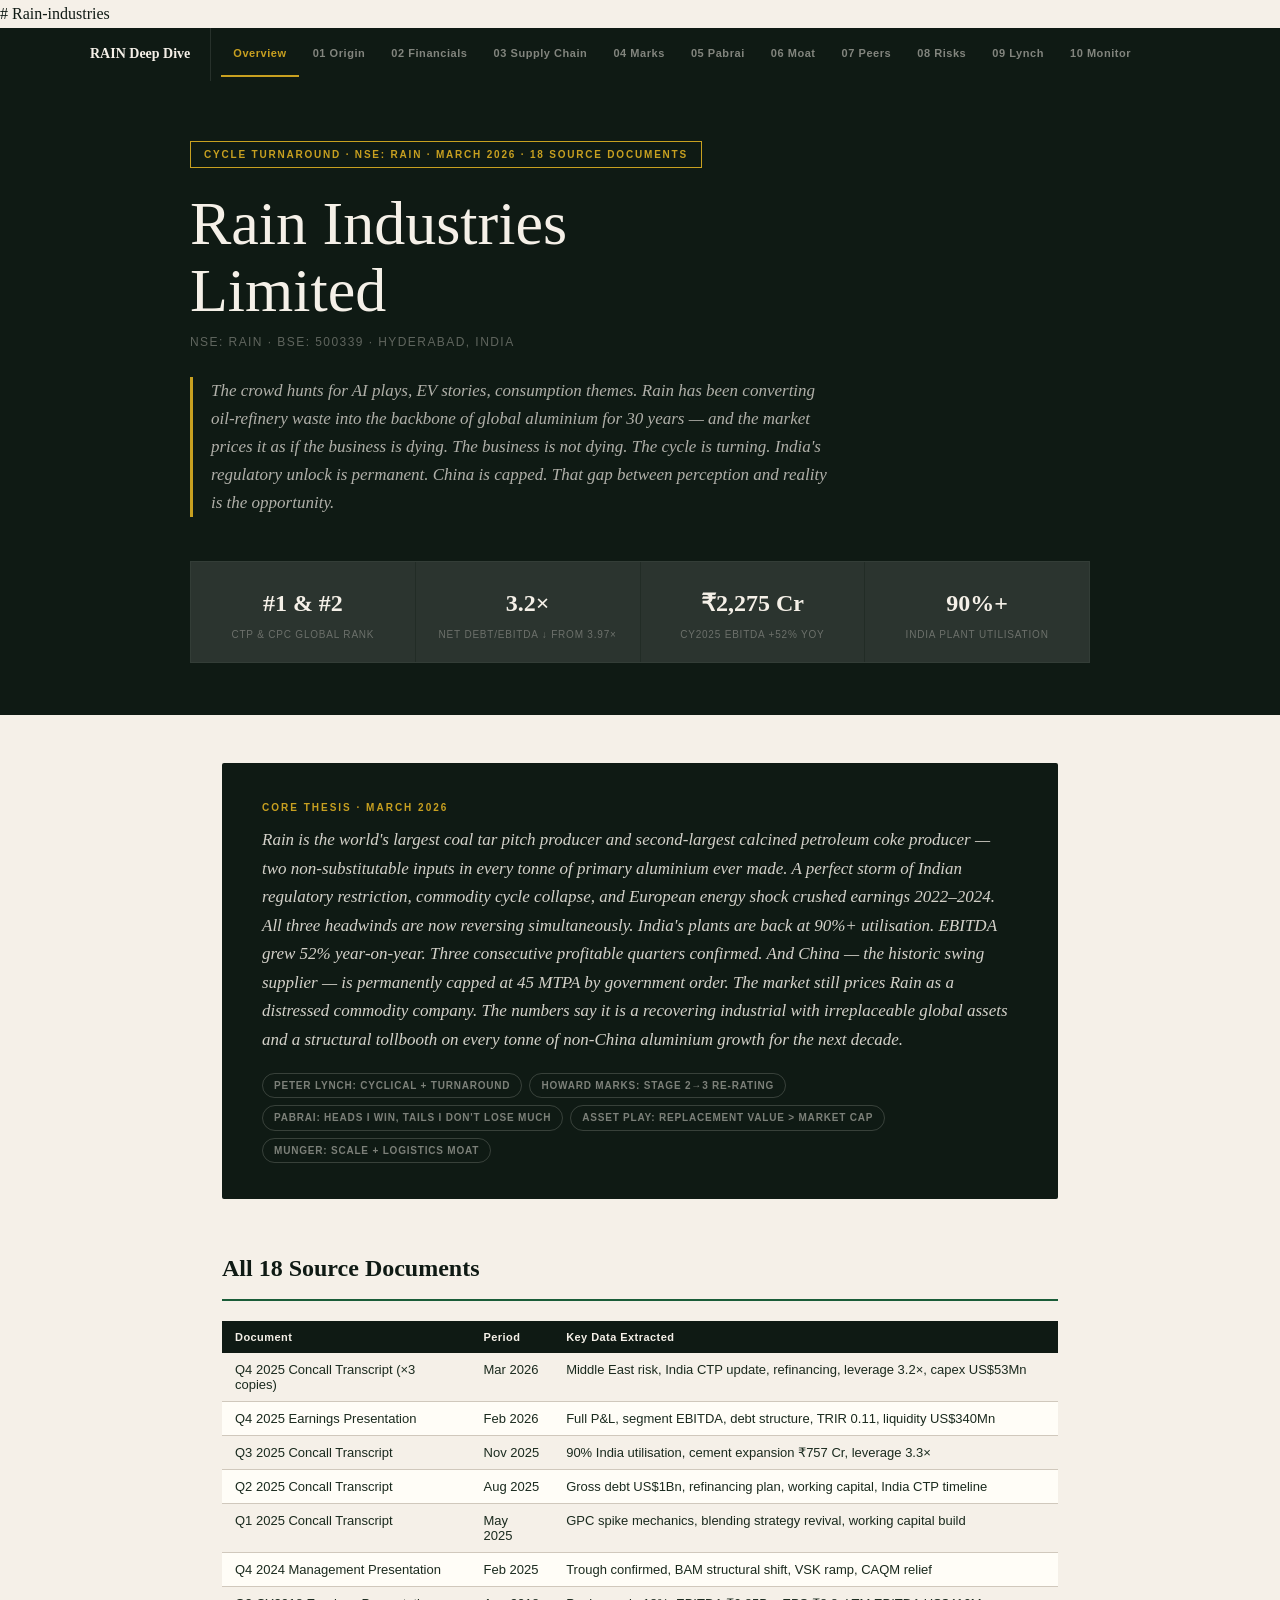
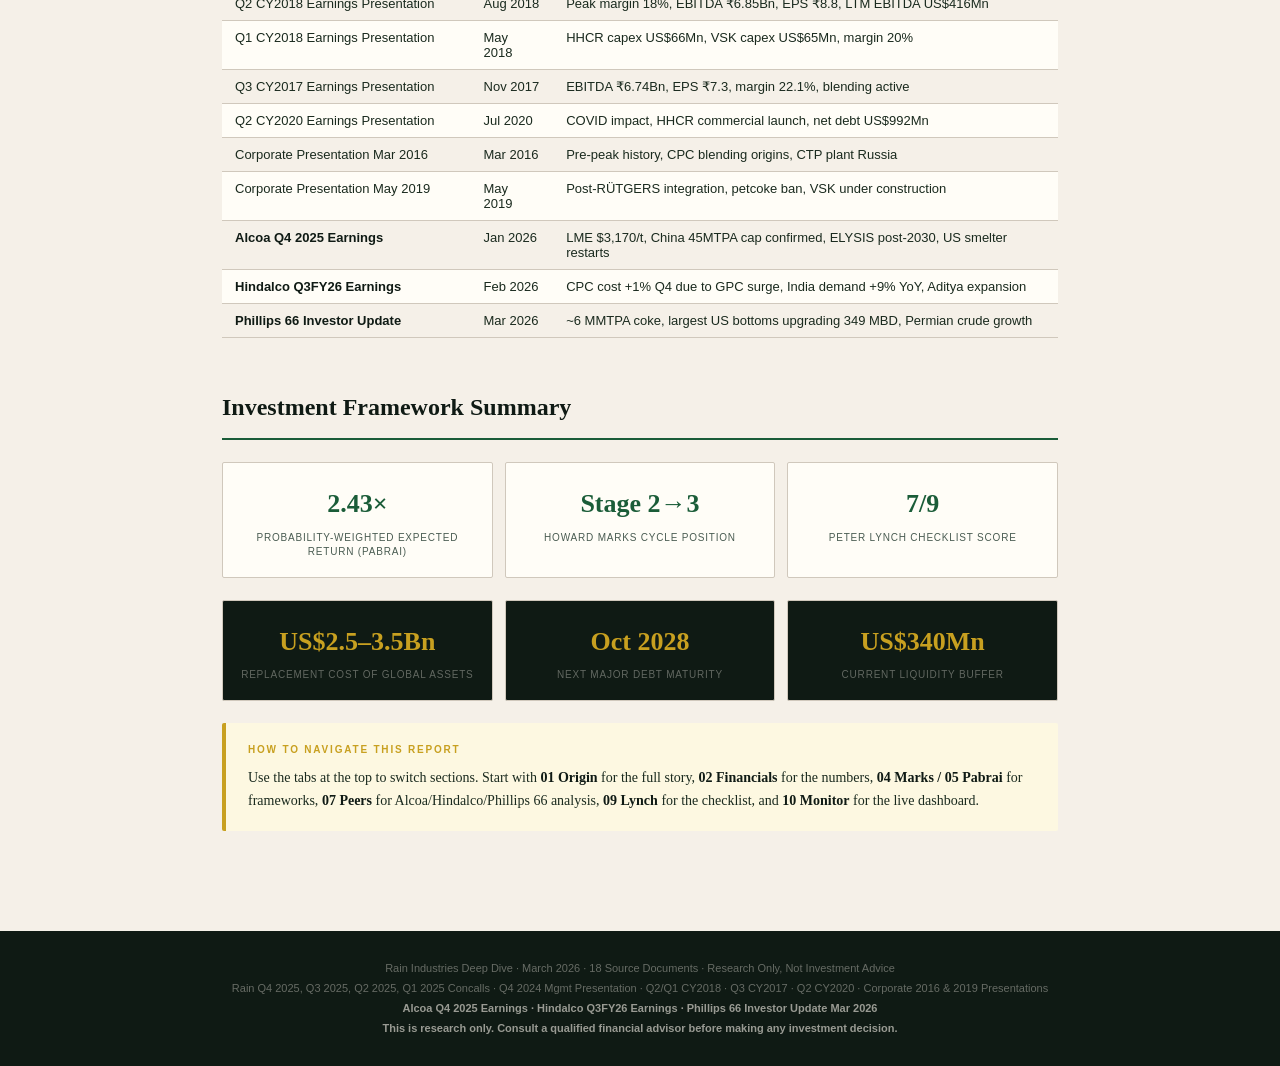
<file: index.html>
# Rain-industries
<!DOCTYPE html>

<html lang="en">
<head>
<meta charset="UTF-8">
<meta name="viewport" content="width=device-width,initial-scale=1.0">
<title>Rain Industries — Deep Dive Research</title>
<style>
*{margin:0;padding:0;box-sizing:border-box;}
html{scroll-behavior:smooth;}
body{background:#f5f0e8;color:#0f1a14;font-family:Georgia,serif;font-size:16px;line-height:1.75;}

/* NAV */
.nav{background:#0f1a14;position:sticky;top:0;z-index:999;padding:0 24px;}
.nav-inner{max-width:1100px;margin:0 auto;display:flex;align-items:center;flex-wrap:nowrap;overflow-x:auto;gap:2px;}
.nav-logo{color:#f5f0e8;font-size:14px;font-weight:bold;padding:14px 20px 14px 0;white-space:nowrap;flex-shrink:0;border-right:1px solid rgba(255,255,255,0.1);margin-right:8px;}
.nb{background:none;border:none;color:rgba(245,240,232,0.5);font-family:Arial,sans-serif;font-size:11px;font-weight:600;letter-spacing:0.05em;padding:16px 12px;cursor:pointer;white-space:nowrap;border-bottom:2px solid transparent;}
.nb:hover{color:rgba(245,240,232,0.85);}
.nb.on{color:#c8a020;border-bottom-color:#c8a020;}

/* SECTIONS */
.sec{display:none;}
.sec.on{display:block;}

/* HERO */
.hero{background:#0f1a14;padding:60px 32px 52px;}
.hero-in{max-width:900px;margin:0 auto;}
.tag{display:inline-block;font-family:Arial,sans-serif;font-size:10px;font-weight:700;letter-spacing:0.18em;text-transform:uppercase;color:#c8a020;border:1px solid #c8a020;padding:4px 13px;margin-bottom:22px;}
.h1{font-size:clamp(34px,5.5vw,62px);color:#f5f0e8;line-height:1.08;margin-bottom:8px;}
.hsub{font-family:Arial,sans-serif;font-size:12px;color:rgba(245,240,232,0.35);letter-spacing:0.12em;text-transform:uppercase;margin-bottom:24px;}
.hq{font-style:italic;font-size:17px;color:rgba(245,240,232,0.70);max-width:640px;line-height:1.65;border-left:3px solid #c8a020;padding-left:18px;margin-bottom:44px;}
.stats{display:grid;grid-template-columns:repeat(4,1fr);gap:1px;background:rgba(255,255,255,0.08);border:1px solid rgba(255,255,255,0.08);}
.stat{background:rgba(255,255,255,0.04);padding:20px 16px;text-align:center;}
.sv{display:block;font-size:24px;font-weight:bold;color:#f5f0e8;margin-bottom:4px;}
.sl{display:block;font-family:Arial,sans-serif;font-size:10px;color:rgba(245,240,232,0.32);text-transform:uppercase;letter-spacing:0.08em;line-height:1.35;}

/* BODY */
.wrap{max-width:900px;margin:0 auto;padding:48px 32px 80px;}

/* TYPOGRAPHY */
h2{font-size:24px;color:#0f1a14;margin:48px 0 14px;padding-bottom:10px;border-bottom:2px solid #1a5c38;}
h3{font-size:18px;color:#1a5c38;margin:32px 0 10px;}
h4{font-family:Arial,sans-serif;font-size:14px;font-weight:700;color:#0f1a14;margin:20px 0 7px;}
p{margin-bottom:16px;color:#1a2a1e;line-height:1.75;}
strong{color:#0f1a14;}
.lead{font-style:italic;font-size:18px;line-height:1.65;padding-left:20px;border-left:3px solid #c8a020;margin-bottom:40px;color:#0f1a14;}

/* CALLOUTS */
.co{padding:18px 22px;margin:20px 0;border-left:4px solid;border-radius:2px;}
.co.g{background:#d4edd9;border-color:#1a5c38;}
.co.a{background:#fdf8e1;border-color:#c8a020;}
.co.r{background:#fdecea;border-color:#c8401a;}
.co.dk{background:#0f1a14;border-color:#c8a020;}
.co-lbl{font-family:Arial,sans-serif;font-size:10px;font-weight:700;letter-spacing:0.18em;text-transform:uppercase;display:block;margin-bottom:7px;}
.co.g .co-lbl{color:#1a5c38;}
.co.a .co-lbl{color:#c8a020;}
.co.r .co-lbl{color:#c8401a;}
.co.dk .co-lbl{color:#c8a020;}
.co p{margin:0;font-size:14px;line-height:1.7;}
.co.g p{color:#0a2010;}
.co.r p{color:#2a0808;}
.co.dk p{color:rgba(245,240,232,0.82);}

/* LISTS */
ul.bl{list-style:none;margin:12px 0 22px;}
ul.bl li{padding:7px 0 7px 24px;position:relative;font-size:15px;color:#1a2a1e;border-bottom:1px solid rgba(208,200,188,0.4);}
ul.bl li:last-child{border-bottom:none;}
ul.bl li::before{content:“▶”;position:absolute;left:0;top:11px;color:#1a5c38;font-size:8px;}

/* TABLES */
.tw{overflow-x:auto;margin:20px 0;}
table{width:100%;border-collapse:collapse;font-family:Arial,sans-serif;font-size:13px;}
th{background:#0f1a14;color:#f5f0e8;padding:10px 13px;text-align:left;font-size:11px;letter-spacing:0.04em;}
td{padding:9px 13px;border-bottom:1px solid #d0c8bc;color:#1a2a1e;vertical-align:top;}
tr:nth-child(even) td{background:#fffdf7;}
.gd{color:#1a5c38;font-weight:700;}
.rd{color:#c8401a;font-weight:700;}
.ad{color:#c8a020;font-weight:700;}

/* STAT GRIDS */
.sg{display:grid;gap:12px;margin:22px 0;}
.sg3{grid-template-columns:repeat(3,1fr);}
.sg4{grid-template-columns:repeat(4,1fr);}
.sg2{grid-template-columns:repeat(2,1fr);}
.sc{background:#fffdf7;border:1px solid #d0c8bc;padding:18px;text-align:center;border-radius:2px;}
.sc.dk{background:#0f1a14;}
.sc-v{display:block;font-size:26px;font-weight:bold;color:#1a5c38;margin-bottom:4px;}
.sc.dk .sc-v{color:#c8a020;}
.sc-l{font-family:Arial,sans-serif;font-size:10px;color:#4a5c52;text-transform:uppercase;letter-spacing:0.08em;line-height:1.4;}
.sc.dk .sc-l{color:rgba(245,240,232,0.36);}

/* THESIS BOX */
.thesis{background:#0f1a14;padding:36px 40px;border-radius:2px;margin-bottom:36px;position:relative;overflow:hidden;}
.thesis::before{content:’”’;font-size:140px;color:rgba(26,92,56,0.12);position:absolute;top:-30px;left:10px;line-height:1;pointer-events:none;}
.t-kick{font-family:Arial,sans-serif;font-size:10px;font-weight:700;letter-spacing:0.2em;text-transform:uppercase;color:#c8a020;margin-bottom:10px;display:block;}
.t-body{font-style:italic;font-size:clamp(14px,1.8vw,17px);line-height:1.68;color:rgba(245,240,232,0.86);position:relative;z-index:1;margin-bottom:18px;}
.tags{display:flex;flex-wrap:wrap;gap:7px;}
.tg{font-family:Arial,sans-serif;font-size:10px;font-weight:600;letter-spacing:0.08em;text-transform:uppercase;border:1px solid rgba(245,240,232,0.18);padding:3px 11px;border-radius:18px;color:rgba(245,240,232,0.48);}

/* TIMELINE */
.tl-item{display:flex;gap:16px;margin-bottom:26px;}
.tl-dot{width:36px;height:36px;border-radius:50%;display:flex;align-items:center;justify-content:center;font-size:12px;font-weight:700;color:#fff;flex-shrink:0;margin-top:2px;}
.tl-dot.g{background:#1a5c38;}
.tl-dot.a{background:#c8a020;}
.tl-yr{font-family:Arial,sans-serif;font-size:10px;font-weight:700;color:#c8a020;text-transform:uppercase;letter-spacing:0.1em;margin-bottom:2px;}
.tl-t{font-size:17px;font-weight:bold;color:#0f1a14;margin-bottom:3px;}
.tl-d{font-family:Arial,sans-serif;font-size:13px;color:#4a5c52;line-height:1.6;}

/* PHASES */
.phases{display:grid;grid-template-columns:repeat(4,1fr);gap:10px;margin:22px 0;}
.ph{padding:16px 12px;border-radius:2px;text-align:center;}
.ph.done{background:#d4edd9;border:1px solid #1a5c38;}
.ph.now{background:#0f1a14;}
.ph.next{background:#fffdf7;border:1px solid #d0c8bc;opacity:0.7;}
.ph.sell{background:#fdecea;border:1px solid #c8401a;opacity:0.7;}
.ph-n{font-size:24px;font-weight:bold;margin-bottom:3px;}
.ph.done .ph-n{color:#1a5c38;}
.ph.now .ph-n{color:#c8a020;}
.ph.next .ph-n{color:#4a5c52;}
.ph.sell .ph-n{color:#c8401a;}
.ph-name{font-family:Arial,sans-serif;font-size:11px;font-weight:700;text-transform:uppercase;letter-spacing:0.07em;margin-bottom:3px;}
.ph.done .ph-name{color:#1a5c38;}
.ph.now .ph-name{color:#f5f0e8;}
.ph.next .ph-name{color:#4a5c52;}
.ph.sell .ph-name{color:#c8401a;}
.ph-note{font-family:Arial,sans-serif;font-size:11px;}
.ph.done .ph-note{color:#1a5c38;}
.ph.now .ph-note{color:rgba(245,240,232,0.6);}
.ph.next .ph-note{color:#4a5c52;}
.ph.sell .ph-note{color:#c8401a;}

/* FLOW */
.flow{background:#0f1a14;padding:24px;border-radius:3px;margin:22px 0;}
.flow-t{font-family:Arial,sans-serif;font-size:13px;font-weight:700;color:#f5f0e8;text-align:center;margin-bottom:18px;letter-spacing:0.05em;}
.flow-row{display:flex;align-items:center;gap:6px;flex-wrap:wrap;margin-bottom:10px;}
.fb{background:rgba(255,255,255,0.07);border:1px solid rgba(255,255,255,0.12);padding:10px 13px;text-align:center;flex:1;min-width:90px;border-radius:2px;}
.fb.hl{background:rgba(26,92,56,0.3);border-color:#1a5c38;}
.fb-t{font-family:Arial,sans-serif;font-size:12px;font-weight:700;color:#f5f0e8;margin-bottom:2px;}
.fb-s{font-family:Arial,sans-serif;font-size:10px;color:rgba(245,240,232,0.45);}
.arr{font-size:18px;color:#c8a020;flex-shrink:0;}

/* PENDULUM */
.pend{background:#0f1a14;padding:26px;border-radius:3px;margin:22px 0;}
.pend-t{font-family:Arial,sans-serif;font-size:13px;font-weight:700;color:#f5f0e8;text-align:center;margin-bottom:18px;}
.pend-lbls{display:flex;justify-content:space-between;margin-bottom:5px;}
.pl{font-family:Arial,sans-serif;font-size:11px;font-weight:700;letter-spacing:0.08em;text-transform:uppercase;}
.pl.fear{color:#c8401a;}
.pl.greed{color:#1a5c38;}
.pend-track{position:relative;height:12px;border-radius:6px;background:linear-gradient(90deg,#c8401a 0%,#e8d080 50%,#1a5c38 100%);margin-bottom:16px;}
.pend-mark{position:absolute;top:-13px;width:38px;height:38px;background:#fff;border:3px solid #c8a020;border-radius:50%;left:55%;transform:translateX(-50%);box-shadow:0 2px 10px rgba(0,0,0,0.4);}
.pend-mark::after{content:“NOW”;position:absolute;bottom:-20px;left:50%;transform:translateX(-50%);font-family:Arial,sans-serif;font-size:8px;font-weight:700;color:#c8a020;letter-spacing:0.1em;white-space:nowrap;}
.pend-zones{display:grid;grid-template-columns:1fr 1fr 1fr;gap:4px;margin-top:26px;}
.pend-zone{text-align:center;font-family:Arial,sans-serif;font-size:10px;color:rgba(245,240,232,0.4);line-height:1.4;}

/* CHECKLIST */
.ck-item{display:flex;gap:14px;padding:16px 0;border-bottom:1px solid #d0c8bc;}
.ck-item:last-child{border-bottom:none;}
.ck-icon{width:30px;height:30px;border-radius:50%;display:flex;align-items:center;justify-content:center;font-family:Arial,sans-serif;font-size:12px;font-weight:700;flex-shrink:0;margin-top:2px;}
.ck-icon.pass{background:#d4edd9;color:#1a5c38;}
.ck-icon.warn{background:#fdf8e1;color:#c8a020;}
.ck-icon.fail{background:#fdecea;color:#c8401a;}
.ck-q{font-weight:bold;font-size:14px;color:#0f1a14;margin-bottom:5px;}
.ck-a{font-family:Arial,sans-serif;font-size:13px;color:#1a2a1e;line-height:1.65;}

/* RISK */
.risk{background:#fffdf7;border:1px solid #d0c8bc;border-left:4px solid;padding:18px 22px;border-radius:2px;margin-bottom:12px;}
.risk.h{border-left-color:#c8401a;}
.risk.m{border-left-color:#c8a020;}
.risk.l{border-left-color:#1a5c38;}
.risk-hdr{display:flex;justify-content:space-between;align-items:flex-start;gap:10px;margin-bottom:9px;}
.risk-t{font-size:17px;font-weight:bold;color:#0f1a14;}
.rb{font-family:Arial,sans-serif;font-size:10px;font-weight:700;letter-spacing:0.1em;text-transform:uppercase;padding:3px 9px;border-radius:2px;flex-shrink:0;}
.rb.h{background:#fdecea;color:#c8401a;}
.rb.m{background:#fdf8e1;color:#c8a020;}
.rb.l{background:#d4edd9;color:#1a5c38;}
.risk-b{font-family:Arial,sans-serif;font-size:13px;color:#1a2a1e;line-height:1.7;}
.risk-sig{margin-top:9px;padding:8px 12px;background:rgba(0,0,0,0.04);border-radius:2px;font-family:Arial,sans-serif;font-size:12px;color:#4a5c52;}

/* PAYOFF */
.payoff{display:grid;grid-template-columns:1fr 1fr;gap:12px;margin:22px 0;}
.pb{padding:20px;border-radius:2px;border:2px solid;}
.pb.bull{border-color:#1a5c38;background:#d4edd9;}
.pb.base{border-color:#2d7a50;background:#eef7f1;}
.pb.bear{border-color:#c8401a;background:#fdecea;}
.pb.tail{border-color:#aaa;background:#f5f5f5;}
.pb-lbl{font-family:Arial,sans-serif;font-size:10px;font-weight:700;letter-spacing:0.1em;text-transform:uppercase;display:block;margin-bottom:7px;}
.pb.bull .pb-lbl{color:#1a5c38;}
.pb.base .pb-lbl{color:#1a6040;}
.pb.bear .pb-lbl{color:#c8401a;}
.pb.tail .pb-lbl{color:#666;}
.pb-mult{font-size:36px;font-weight:bold;display:block;margin-bottom:7px;}
.pb.bull .pb-mult{color:#1a5c38;}
.pb.base .pb-mult{color:#1a6040;}
.pb.bear .pb-mult{color:#c8401a;}
.pb.tail .pb-mult{color:#888;}
.pb-d{font-family:Arial,sans-serif;font-size:13px;color:#1a2a1e;line-height:1.6;}

/* DASH */
.dash{display:grid;grid-template-columns:repeat(3,1fr);gap:12px;margin:22px 0;}
.dm{background:#fffdf7;border:1px solid #d0c8bc;border-top:3px solid;padding:15px;}
.dm.g{border-top-color:#1a5c38;}
.dm.a{border-top-color:#c8a020;}
.dm.r{border-top-color:#c8401a;}
.dm-l{font-family:Arial,sans-serif;font-size:10px;font-weight:700;letter-spacing:0.1em;text-transform:uppercase;color:#4a5c52;margin-bottom:5px;}
.dm-v{font-size:22px;font-weight:bold;margin-bottom:3px;}
.dm.g .dm-v{color:#1a5c38;}
.dm.a .dm-v{color:#c8a020;}
.dm.r .dm-v{color:#c8401a;}
.dm-n{font-family:Arial,sans-serif;font-size:11px;color:#4a5c52;line-height:1.4;}

/* REC BAR */
.rb-row{display:flex;align-items:center;gap:10px;margin-bottom:7px;}
.rb-lbl{font-family:Arial,sans-serif;font-size:12px;font-weight:600;color:#0f1a14;width:72px;flex-shrink:0;}
.rb-track{flex:1;background:#fffdf7;border:1px solid #d0c8bc;border-radius:2px;height:24px;}
.rb-fill{height:100%;border-radius:2px;display:flex;align-items:center;padding:0 8px;}
.rb-fill span{font-family:Arial,sans-serif;font-size:10px;font-weight:700;color:#fff;}
.rb-pct{font-family:Arial,sans-serif;font-size:12px;font-weight:700;width:36px;text-align:right;flex-shrink:0;}

/* PEER */
.peer-grid{display:grid;grid-template-columns:repeat(3,1fr);gap:12px;margin:22px 0;}
.pc{background:#fffdf7;border:1px solid #d0c8bc;border-top:3px solid;padding:18px;border-radius:2px;}
.pc.rain{border-top-color:#1a5c38;}
.pc.alcoa{border-top-color:#2a5fa5;}
.pc.hind{border-top-color:#7b3fa0;}
.pc.phil{border-top-color:#d4700a;}
.pc h4{font-size:16px;margin-bottom:10px;color:#0f1a14;}
.ps{display:flex;justify-content:space-between;padding:5px 0;border-bottom:1px solid #d0c8bc;font-family:Arial,sans-serif;font-size:12px;}
.ps:last-child{border-bottom:none;}
.ps-l{color:#4a5c52;}
.ps-v{font-weight:700;color:#0f1a14;}

/* EXIT */
.exit{background:#fdecea;border:1px solid rgba(200,64,26,0.2);border-left:4px solid #c8401a;padding:14px 18px;margin-bottom:9px;border-radius:2px;}
.exit h4{font-family:Arial,sans-serif;font-size:13px;font-weight:700;color:#c8401a;margin-bottom:4px;}
.exit p{font-family:Arial,sans-serif;font-size:13px;color:#2a0808;margin:0;line-height:1.6;}

/* CATALYST */
.cc-item{display:flex;gap:14px;padding:13px 0;border-bottom:1px solid #d0c8bc;}
.cc-when{font-family:Arial,sans-serif;font-size:11px;font-weight:700;color:#c8a020;text-transform:uppercase;letter-spacing:0.07em;width:76px;flex-shrink:0;padding-top:2px;}
.cc-what{font-family:Arial,sans-serif;font-size:14px;font-weight:700;color:#0f1a14;margin-bottom:3px;}
.cc-why{font-family:Arial,sans-serif;font-size:13px;color:#4a5c52;line-height:1.5;}

/* LYNCH GRID */
.lg{display:grid;grid-template-columns:1fr 1fr;gap:12px;margin:22px 0;}
.lb{background:#fffdf7;border:1px solid #d0c8bc;padding:18px;border-radius:2px;}
.lb.dk{background:#0f1a14;}
.lb h4{font-size:15px;margin-bottom:7px;color:#0f1a14;}
.lb.dk h4{color:#c8a020;}
.lb p{font-family:Arial,sans-serif;font-size:13px;color:#1a2a1e;margin:0;line-height:1.6;}
.lb.dk p{color:rgba(245,240,232,0.7);}

.src{font-family:Arial,sans-serif;font-size:10px;background:rgba(26,92,56,0.1);color:#1a5c38;padding:2px 7px;border-radius:8px;font-weight:700;}
.div{height:1px;background:#d0c8bc;margin:32px 0;}

footer{background:#0f1a14;color:rgba(245,240,232,0.38);text-align:center;padding:28px 24px;font-family:Arial,sans-serif;font-size:11px;line-height:1.8;}
footer strong{color:rgba(245,240,232,0.6);}

@media(max-width:680px){
.stats,.sg4{grid-template-columns:repeat(2,1fr);}
.sg3,.sg2{grid-template-columns:1fr;}
.phases,.payoff,.peer-grid,.lg,.dash{grid-template-columns:1fr 1fr;}
.wrap{padding:32px 18px 60px;}
.hero{padding:44px 18px 40px;}
.thesis{padding:24px 18px;}
}
</style>

</head>
<body>
<!-- NAV -->
<nav class="nav">
 <div class="nav-inner">
  <div class="nav-logo">RAIN Deep Dive</div>
  <button class="nb on" onclick="go('home')">Overview</button>
  <button class="nb" onclick="go('origin')">01 Origin</button>
  <button class="nb" onclick="go('fin')">02 Financials</button>
  <button class="nb" onclick="go('sc')">03 Supply Chain</button>
  <button class="nb" onclick="go('marks')">04 Marks</button>
  <button class="nb" onclick="go('pabrai')">05 Pabrai</button>
  <button class="nb" onclick="go('moat')">06 Moat</button>
  <button class="nb" onclick="go('peers')">07 Peers</button>
  <button class="nb" onclick="go('risks')">08 Risks</button>
  <button class="nb" onclick="go('lynch')">09 Lynch</button>
  <button class="nb" onclick="go('mon')">10 Monitor</button>
 </div>
</nav>

<!-- ======================================================
     HOME
====================================================== -->

<div id="home" class="sec on">
<div class="hero">
 <div class="hero-in">
  <div class="tag">Cycle Turnaround · NSE: RAIN · March 2026 · 18 Source Documents</div>
  <div class="h1">Rain Industries<br>Limited</div>
  <div class="hsub">NSE: RAIN · BSE: 500339 · Hyderabad, India</div>
  <p class="hq">The crowd hunts for AI plays, EV stories, consumption themes. Rain has been converting oil-refinery waste into the backbone of global aluminium for 30 years — and the market prices it as if the business is dying. The business is not dying. The cycle is turning. India's regulatory unlock is permanent. China is capped. That gap between perception and reality is the opportunity.</p>
  <div class="stats">
   <div class="stat"><span class="sv">#1 &amp; #2</span><span class="sl">CTP &amp; CPC Global Rank</span></div>
   <div class="stat"><span class="sv">3.2×</span><span class="sl">Net Debt/EBITDA ↓ from 3.97×</span></div>
   <div class="stat"><span class="sv">₹2,275 Cr</span><span class="sl">CY2025 EBITDA +52% YoY</span></div>
   <div class="stat"><span class="sv">90%+</span><span class="sl">India Plant Utilisation</span></div>
  </div>
 </div>
</div>
<div class="wrap">
 <div class="thesis">
  <span class="t-kick">Core Thesis · March 2026</span>
  <p class="t-body">Rain is the world's largest coal tar pitch producer and second-largest calcined petroleum coke producer — two non-substitutable inputs in every tonne of primary aluminium ever made. A perfect storm of Indian regulatory restriction, commodity cycle collapse, and European energy shock crushed earnings 2022–2024. All three headwinds are now reversing simultaneously. India's plants are back at 90%+ utilisation. EBITDA grew 52% year-on-year. Three consecutive profitable quarters confirmed. And China — the historic swing supplier — is permanently capped at 45 MTPA by government order. The market still prices Rain as a distressed commodity company. The numbers say it is a recovering industrial with irreplaceable global assets and a structural tollbooth on every tonne of non-China aluminium growth for the next decade.</p>
  <div class="tags">
   <span class="tg">Peter Lynch: Cyclical + Turnaround</span>
   <span class="tg">Howard Marks: Stage 2→3 Re-Rating</span>
   <span class="tg">Pabrai: Heads I Win, Tails I Don't Lose Much</span>
   <span class="tg">Asset Play: Replacement Value &gt; Market Cap</span>
   <span class="tg">Munger: Scale + Logistics Moat</span>
  </div>
 </div>

 <h2>All 18 Source Documents</h2>
 <div class="tw">
 <table>
  <thead><tr><th>Document</th><th>Period</th><th>Key Data Extracted</th></tr></thead>
  <tbody>
   <tr><td>Q4 2025 Concall Transcript (×3 copies)</td><td>Mar 2026</td><td>Middle East risk, India CTP update, refinancing, leverage 3.2×, capex US$53Mn</td></tr>
   <tr><td>Q4 2025 Earnings Presentation</td><td>Feb 2026</td><td>Full P&amp;L, segment EBITDA, debt structure, TRIR 0.11, liquidity US$340Mn</td></tr>
   <tr><td>Q3 2025 Concall Transcript</td><td>Nov 2025</td><td>90% India utilisation, cement expansion ₹757 Cr, leverage 3.3×</td></tr>
   <tr><td>Q2 2025 Concall Transcript</td><td>Aug 2025</td><td>Gross debt US$1Bn, refinancing plan, working capital, India CTP timeline</td></tr>
   <tr><td>Q1 2025 Concall Transcript</td><td>May 2025</td><td>GPC spike mechanics, blending strategy revival, working capital build</td></tr>
   <tr><td>Q4 2024 Management Presentation</td><td>Feb 2025</td><td>Trough confirmed, BAM structural shift, VSK ramp, CAQM relief</td></tr>
   <tr><td>Q2 CY2018 Earnings Presentation</td><td>Aug 2018</td><td>Peak margin 18%, EBITDA ₹6.85Bn, EPS ₹8.8, LTM EBITDA US$416Mn</td></tr>
   <tr><td>Q1 CY2018 Earnings Presentation</td><td>May 2018</td><td>HHCR capex US$66Mn, VSK capex US$65Mn, margin 20%</td></tr>
   <tr><td>Q3 CY2017 Earnings Presentation</td><td>Nov 2017</td><td>EBITDA ₹6.74Bn, EPS ₹7.3, margin 22.1%, blending active</td></tr>
   <tr><td>Q2 CY2020 Earnings Presentation</td><td>Jul 2020</td><td>COVID impact, HHCR commercial launch, net debt US$992Mn</td></tr>
   <tr><td>Corporate Presentation Mar 2016</td><td>Mar 2016</td><td>Pre-peak history, CPC blending origins, CTP plant Russia</td></tr>
   <tr><td>Corporate Presentation May 2019</td><td>May 2019</td><td>Post-RÜTGERS integration, petcoke ban, VSK under construction</td></tr>
   <tr><td><strong>Alcoa Q4 2025 Earnings</strong></td><td>Jan 2026</td><td>LME $3,170/t, China 45MTPA cap confirmed, ELYSIS post-2030, US smelter restarts</td></tr>
   <tr><td><strong>Hindalco Q3FY26 Earnings</strong></td><td>Feb 2026</td><td>CPC cost +1% Q4 due to GPC surge, India demand +9% YoY, Aditya expansion</td></tr>
   <tr><td><strong>Phillips 66 Investor Update</strong></td><td>Mar 2026</td><td>~6 MMTPA coke, largest US bottoms upgrading 349 MBD, Permian crude growth</td></tr>
  </tbody>
 </table>
 </div>

 <h2>Investment Framework Summary</h2>
 <div class="sg sg3">
  <div class="sc"><span class="sc-v">2.43×</span><span class="sc-l">Probability-Weighted Expected Return (Pabrai)</span></div>
  <div class="sc"><span class="sc-v">Stage 2→3</span><span class="sc-l">Howard Marks Cycle Position</span></div>
  <div class="sc"><span class="sc-v">7/9</span><span class="sc-l">Peter Lynch Checklist Score</span></div>
 </div>
 <div class="sg sg3">
  <div class="sc dk"><span class="sc-v">US$2.5–3.5Bn</span><span class="sc-l">Replacement Cost of Global Assets</span></div>
  <div class="sc dk"><span class="sc-v">Oct 2028</span><span class="sc-l">Next Major Debt Maturity</span></div>
  <div class="sc dk"><span class="sc-v">US$340Mn</span><span class="sc-l">Current Liquidity Buffer</span></div>
 </div>
 <div class="co a"><span class="co-lbl">How to Navigate This Report</span><p>Use the tabs at the top to switch sections. Start with <strong>01 Origin</strong> for the full story, <strong>02 Financials</strong> for the numbers, <strong>04 Marks / 05 Pabrai</strong> for frameworks, <strong>07 Peers</strong> for Alcoa/Hindalco/Phillips 66 analysis, <strong>09 Lynch</strong> for the checklist, and <strong>10 Monitor</strong> for the live dashboard.</p></div>
</div>
</div>
<!-- ======================================================
     01 ORIGIN
====================================================== -->
<div id="origin" class="sec">
<div class="hero" style="background:#0f2218;">
 <div class="hero-in">
  <div class="tag">01 · Foundation</div>
  <div class="h1">The Tollbooth<br>Nobody Wanted</div>
  <p style="font-size:17px;color:rgba(245,240,232,0.6);max-width:640px;line-height:1.65;">From Hyderabad cement company to the world's #1 CTP producer via two audacious acquisitions. The perfect storm. The three-layer thesis.</p>
 </div>
</div>
<div class="wrap">
 <p class="lead">Rain is not a great business at a fair price. It is a strategically critical business with irreplaceable global assets built over 50 years that has just survived a perfect storm. The opportunity is the gap between what the market is pricing and what the business is actually doing.</p>

 <div class="sg sg4">
  <div class="sc dk"><span class="sc-v">#2</span><span class="sc-l">Global CPC Producer</span></div>
  <div class="sc dk"><span class="sc-v">#1</span><span class="sc-l">Global CTP Producer</span></div>
  <div class="sc dk"><span class="sc-v">16 Plants</span><span class="sc-l">8 Countries · 3 Continents</span></div>
  <div class="sc dk"><span class="sc-v">50 Years</span><span class="sc-l">Operating History</span></div>
 </div>

 <h2>The Journey — Cement to Carbon Giant</h2>
 <div class="tl-item"><div class="tl-dot g">1</div><div><div class="tl-yr">1974</div><div class="tl-t">Incorporated — Cement Business</div><div class="tl-d">Two integrated cement plants in South India. 'Priya Cement' brand. Pure regional manufacturer for three decades.</div></div></div>
 <div class="tl-item"><div class="tl-dot g">2</div><div><div class="tl-yr">2005</div><div class="tl-t">First CPC Expansion — World's 5th Largest Calciner</div><div class="tl-d">Doubled Visakhapatnam CPC capacity. Nobody was excited about calcined petroleum coke. That was precisely the point.</div></div></div>
 <div class="tl-item"><div class="tl-dot g">3</div><div><div class="tl-yr">2007</div><div class="tl-t">CII Carbon Acquisition — US$619 Million</div><div class="tl-d">World's 2nd largest CPC producer acquired. Six US Gulf Coast plants with deepwater port access. Rain became #2 globally overnight. Revenue tripled. Jagan Nellore led the deal. <span class="src">Q2 CY18 Pres.</span></div></div></div>
 <div class="tl-item"><div class="tl-dot g">4</div><div><div class="tl-yr">2013</div><div class="tl-t">RÜTGERS Acquisition — €702 Million</div><div class="tl-d">World's 2nd largest coal tar distiller. Plants in Belgium, Germany, Canada, Russia. Made Rain the world's #1 CTP producer. Advanced Materials added. CARBORES, NOVARES, PETRORES brands born. <span class="src">Corporate 2019</span></div></div></div>
 <div class="tl-item"><div class="tl-dot g">5</div><div><div class="tl-yr">2017–2022</div><div class="tl-t">Peak Earnings — EPS ₹42.77 (CY2022)</div><div class="tl-d">CY2022: Revenue ₹21,011 Cr, EBITDA ₹3,537 Cr (17% margin), Net Profit ₹1,577 Cr. Margin hit 22.1% in Q3 2017. Peak operational performance. <span class="src">Q3 CY17 Pres.</span></div></div></div>
 <div class="tl-item"><div class="tl-dot a">6</div><div><div class="tl-yr">2018–2024</div><div class="tl-t">The Perfect Storm — Three Simultaneous Hits</div><div class="tl-d">India GPC import ban (Oct 2018), European energy crisis (2022), BAM structural GPC demand squeeze. EBITDA collapsed to ₹933 Cr (2023). Net losses two years running. <span class="src">Q4 2024 Mgmt Pres.</span></div></div></div>
 <div class="tl-item"><div class="tl-dot g">7</div><div><div class="tl-yr">2024–2026</div><div class="tl-t">The Turn — All Three Headwinds Reversing</div><div class="tl-d">India GPC quota expanded + SEZ unlocked (Feb 2024). Both Indian plants at 90%+. EBITDA ₹2,275 Cr (+52% YoY). Three consecutive profitable quarters. Net Debt/EBITDA: 3.97×→3.2×. <span class="src">Q4 2025 Concall</span></div></div></div>

 <h2>The Three-Layer Thesis</h2>
 <div class="co g" style="margin-bottom:12px;"><span class="co-lbl">Layer 1 — Near Term (1–2 Years)</span><p><strong>Cycle Turnaround + P/E Re-Rating.</strong> EBITDA recovering from ₹933 Cr trough toward ₹2,800–3,200 Cr normalised. Three consecutive profitable quarters confirmed. OPM: -15% (Dec 2023) → 14% (Jun–Sep 2025). Market still prices Rain near the trough. As earnings keep improving, P/E re-rating drives near-term returns. This layer is already in motion.</p></div>
 <div class="co a" style="margin-bottom:12px;"><span class="co-lbl">Layer 2 — Medium Term (2–4 Years)</span><p><strong>India Regulatory Unlock + Debt Compression Compounding.</strong> India GPC quota expansion is permanent — not a temporary exemption. Indian plants will continue running at 90%+ regardless of where we are in the aluminium cycle. Adds ₹150–200+ Cr of permanent incremental annual EBITDA. Simultaneously, Debt/EBITDA declining from 3.2× toward 2.5× triggers credit rating upgrade → refinancing at lower rates → dividend resumption → institutional re-entry.</p></div>
 <div class="co dk"><span class="co-lbl">Layer 3 — Long Term (5–10 Years)</span><p><strong>China Cap + Asset Scarcity Tollbooth.</strong> China permanently capped at 45 MTPA by government order. Global aluminium demand growing 3–4% per annum. Every incremental tonne outside China must pass through Rain's kilns or distillation plants. Rain's US Gulf Coast plants cannot be replicated in under 7–10 years. European distillation capacity is SHRINKING. The tollbooth gets more valuable as traffic grows. <em>Alcoa CEO Bill Oplinger (Jan 2026): "China remains near its 45 MMT cap, which we continue to believe will be maintained."</em> <span class="src">Alcoa Q4 2025</span></p></div>

 <h2>The Perfect Storm — Why the Collapse Was NOT Permanent</h2>
 <div class="tw">
 <table>
  <thead><tr><th>Headwind</th><th>Impact</th><th>Status March 2026</th></tr></thead>
  <tbody>
   <tr><td><strong>India GPC Import Ban (Oct 2018)</strong></td><td>Indian plants ran at 30–40% vs 90%+ optimal. VSK plant effectively idle for 6 years.</td><td class="gd">✓ REVERSED — quota expanded Feb 2024, plants at 90%+</td></tr>
   <tr><td><strong>European Energy Crisis (2022)</strong></td><td>Gas €100+/MMBtu. HHCR plant shut Sep 2022. Advanced Materials collapsed.</td><td class="ad">↓ PARTIALLY RECOVERED — gas back to €30–40 vs €10–20 pre-war. Still elevated.</td></tr>
   <tr><td><strong>GPC–CPC Spread Compression</strong></td><td>BAM demand inflated GPC while CPC prices fell. Calcination margins halved.</td><td class="ad">↑ RECOVERING — contract resets flowing through. OPM 14% in Q2–Q3 2025.</td></tr>
   <tr><td><strong>Coal Tar Supply Shortage</strong></td><td>Russian/Ukrainian coal tar inaccessible. BF→EAF reducing supply structurally.</td><td class="ad">ONGOING — alternative materials programme partially offsetting.</td></tr>
  </tbody>
 </table>
 </div>
 <div class="co a"><span class="co-lbl">Critical Nuance</span><p>None of these headwinds destroyed the underlying business. They temporarily destroyed the earnings. Plants kept running. Customer relationships held. Global market position maintained. When headwinds reversed, earnings recovered because the underlying infrastructure was never damaged — it was starved of inputs or volume.</p></div>

 <h2>What the Two Acquisitions Built Together</h2>
 <p>Every tonne of primary aluminium requires ~0.4 tonnes of CPC (the carbon anode body) and ~0.1 tonne of Coal Tar Pitch (the anode binder). After RÜTGERS, Rain produced BOTH at global scale from three continents. No competitor had this combination. No competitor could build it quickly. This is a structural oligopoly position built over 50 years that happens to be in one of the most unglamorous industrial sectors imaginable — which is exactly why the market perpetually misprices it.</p>
</div>
</div>
<!-- ======================================================
     02 FINANCIALS
====================================================== -->
<div id="fin" class="sec">
<div class="hero" style="background:#1c2e22;">
 <div class="hero-in">
  <div class="tag">02 · Financial DNA</div>
  <div class="h1">Trough, Turn<br>&amp; Recovery Map</div>
  <p style="font-size:17px;color:rgba(245,240,232,0.6);max-width:640px;line-height:1.65;">Annual P&amp;L from CY2016–2025, quarterly OPM trajectory, leverage journey, balance sheet, debt structure, segment data, normalised earnings scenarios.</p>
 </div>
</div>
<div class="wrap">
 <p class="lead">Rain's financial story from 2023 to 2025 is one of the cleanest trough-to-recovery patterns in Indian industrials. EBITDA went from ₹933 Cr (trough) to ₹2,275 Cr in two years — a 144% recovery. Net profit went from -₹796 Cr to +₹136 Cr. Debt/EBITDA dropped from 3.97× to 3.2×. These are reported numbers, not forecasts.</p>

 <h2>Annual P&amp;L — Full Historical Picture</h2>
 <div class="tw">
 <table>
  <thead><tr><th>Year</th><th>Revenue (₹ Cr)</th><th>EBITDA (₹ Cr)</th><th>Margin</th><th>Net Profit (₹ Cr)</th><th>EPS (₹)</th></tr></thead>
  <tbody>
   <tr><td>CY2016</td><td>~9,495</td><td>~1,637</td><td class="gd">17.2%</td><td>~291</td><td>~8.7</td></tr>
   <tr><td>CY2017</td><td>11,447</td><td>2,270</td><td class="gd">19.8%</td><td>764</td><td>22.7</td></tr>
   <tr><td>CY2018</td><td>~14,050</td><td>~2,147</td><td class="gd">15.3%</td><td>~730</td><td>21.7</td></tr>
   <tr><td>CY2019</td><td>~12,287</td><td>~1,743</td><td class="ad">14.2%</td><td>~391</td><td>~11.6</td></tr>
   <tr><td>CY2020</td><td>~10,280</td><td>~1,739</td><td class="gd">16.9%</td><td>~266</td><td>~7.9</td></tr>
   <tr><td>CY2022</td><td>21,011</td><td>3,537</td><td class="gd">17.0%</td><td>1,577</td><td class="gd">42.77</td></tr>
   <tr><td>CY2023</td><td>18,141</td><td>933</td><td class="rd">5.0%</td><td class="rd">-796</td><td class="rd">-27.89</td></tr>
   <tr><td>CY2024</td><td>15,374</td><td>1,274</td><td class="ad">8.0%</td><td class="rd">-450</td><td class="rd">-16.78</td></tr>
   <tr><td><strong>CY2025</strong></td><td><strong>16,946</strong></td><td class="gd"><strong>2,275</strong></td><td class="gd"><strong>13.4%</strong></td><td class="gd"><strong>136</strong></td><td class="gd"><strong>1.26</strong></td></tr>
  </tbody>
 </table>
 </div>

 <h2>Quarterly OPM Recovery — Visual</h2>
 <div class="rb-row"><div class="rb-lbl">Dec 2023</div><div class="rb-track"><div class="rb-fill" style="width:4%;background:#c8401a;"><span></span></div></div><div class="rb-pct" style="color:#c8401a;">-15%</div></div>
 <div class="rb-row"><div class="rb-lbl">Mar 2024</div><div class="rb-track"><div class="rb-fill" style="width:28%;background:#c8a020;"><span></span></div></div><div class="rb-pct" style="color:#c8a020;">5%</div></div>
 <div class="rb-row"><div class="rb-lbl">Jun 2024</div><div class="rb-track"><div class="rb-fill" style="width:50%;background:#c8a020;"><span></span></div></div><div class="rb-pct" style="color:#c8a020;">9%</div></div>
 <div class="rb-row"><div class="rb-lbl">Sep 2024</div><div class="rb-track"><div class="rb-fill" style="width:33%;background:#c8a020;"><span></span></div></div><div class="rb-pct" style="color:#c8a020;">6%</div></div>
 <div class="rb-row"><div class="rb-lbl">Dec 2024</div><div class="rb-track"><div class="rb-fill" style="width:50%;background:#c8a020;"><span></span></div></div><div class="rb-pct" style="color:#c8a020;">9%</div></div>
 <div class="rb-row"><div class="rb-lbl">Mar 2025</div><div class="rb-track"><div class="rb-fill" style="width:56%;background:#c8a020;"><span></span></div></div><div class="rb-pct" style="color:#c8a020;">10%</div></div>
 <div class="rb-row"><div class="rb-lbl">Jun 2025</div><div class="rb-track"><div class="rb-fill" style="width:78%;background:#1a5c38;"><span>14%</span></div></div><div class="rb-pct" style="color:#1a5c38;">14%</div></div>
 <div class="rb-row"><div class="rb-lbl">Sep 2025</div><div class="rb-track"><div class="rb-fill" style="width:78%;background:#1a5c38;"><span>14%</span></div></div><div class="rb-pct" style="color:#1a5c38;">14%</div></div>
 <div class="rb-row"><div class="rb-lbl">Dec 2025</div><div class="rb-track"><div class="rb-fill" style="width:67%;background:#1a5c38;"><span>12%</span></div></div><div class="rb-pct" style="color:#1a5c38;">12%</div></div>

 <h2>Leverage Journey</h2>
 <div class="sg sg4">
  <div class="sc"><span class="sc-v" style="color:#c8401a;">4.63×</span><span class="sc-l">Dec 2019</span></div>
  <div class="sc"><span class="sc-v" style="color:#1a5c38;">2.29×</span><span class="sc-l">Dec 2022 (Peak EBITDA)</span></div>
  <div class="sc"><span class="sc-v" style="color:#c8401a;">3.97×</span><span class="sc-l">Dec 2024 (Trough)</span></div>
  <div class="sc"><span class="sc-v" style="color:#c8a020;">3.2×</span><span class="sc-l">Dec 2025 (Now)</span></div>
 </div>

 <h2>Balance Sheet Evolution</h2>
 <div class="tw">
 <table>
  <thead><tr><th>Metric</th><th>Dec 2022</th><th>Dec 2023</th><th>Dec 2024</th><th>Dec 2025</th></tr></thead>
  <tbody>
   <tr><td>Total Assets (₹ Cr)</td><td>21,945</td><td>19,987</td><td>18,935</td><td>20,760</td></tr>
   <tr><td>Fixed Assets (₹ Cr)</td><td>11,977</td><td>11,357</td><td>11,184</td><td>12,543</td></tr>
   <tr><td>Borrowings (₹ Cr)</td><td>9,731</td><td>8,690</td><td>8,494</td><td>9,824</td></tr>
   <tr><td>Reserves (₹ Cr)</td><td>8,360</td><td>7,275</td><td>6,570</td><td>7,382</td></tr>
   <tr><td>ROCE %</td><td class="gd">17%</td><td class="rd">2%</td><td class="ad">4%</td><td class="ad">8%</td></tr>
   <tr><td>Net Debt (US$ Mn)</td><td>~999</td><td>~927</td><td>699</td><td>837</td></tr>
   <tr><td>Liquidity (US$ Mn)</td><td>—</td><td>—</td><td>428</td><td class="gd">340</td></tr>
  </tbody>
 </table>
 </div>

 <h2>Debt Structure — December 2025</h2>
 <div class="tw">
 <table>
  <thead><tr><th>Instrument</th><th>Amount (US$ Mn)</th><th>Maturity</th><th>Rate</th></tr></thead>
  <tbody>
   <tr><td>Euro Senior Secured TLB</td><td>365</td><td>October 2028</td><td>EURIBOR + 300bps</td></tr>
   <tr><td>USD Senior Secured Notes</td><td>445</td><td>September 2029</td><td>~9%+ (callable Mar 2026)</td></tr>
   <tr><td>Other Term Debt</td><td>19</td><td>Various</td><td>Various</td></tr>
   <tr><td>Working Capital Debt</td><td>190</td><td>Revolving</td><td>~7–9%</td></tr>
   <tr><td><strong>Total Gross Debt</strong></td><td><strong>1,007</strong></td><td></td><td>Avg ~9%</td></tr>
   <tr><td>Cash</td><td>(170)</td><td></td><td></td></tr>
   <tr><td><strong>Net Debt</strong></td><td><strong>837</strong></td><td></td><td></td></tr>
  </tbody>
 </table>
 </div>
 <div class="co a"><span class="co-lbl">Working Capital Note</span><p>2025 borrowings rose in ₹ terms due to working capital increase (US$190Mn vs US$96Mn in 2024) and INR depreciation against EUR/USD. Term debt in USD was flat. Working capital build is due to SEZ ramp-up and GPC import quota timing — management guided release in H2 2026. <span class="src">Q4 2025 Concall</span></p></div>

 <h2>CY2025 Segment EBITDA</h2>
 <div class="tw">
 <table>
  <thead><tr><th>Segment</th><th>Revenue (₹ Bn)</th><th>EBITDA (₹ Bn)</th><th>Margin</th><th>YoY EBITDA Change</th></tr></thead>
  <tbody>
   <tr><td><strong>Carbon</strong></td><td>124.98</td><td class="gd">19.97</td><td class="gd">16.0%</td><td class="gd">+62%</td></tr>
   <tr><td>Advanced Materials</td><td>31.62</td><td class="ad">2.20</td><td class="ad">7.0%</td><td class="rd">-14%</td></tr>
   <tr><td>Cement</td><td>11.31</td><td class="ad">0.58</td><td class="ad">5.1%</td><td class="gd">+625%</td></tr>
   <tr><td><strong>Total Consolidated</strong></td><td><strong>167.91</strong></td><td class="gd"><strong>22.75</strong></td><td class="gd"><strong>13.5%</strong></td><td class="gd"><strong>+52%</strong></td></tr>
  </tbody>
 </table>
 </div>

 <h2>Normalised Earnings Scenarios</h2>
 <div class="tw">
 <table>
  <thead><tr><th>Scenario</th><th>Revenue</th><th>EBITDA</th><th>Margin</th><th>Est. EPS (₹)</th><th>Net Debt/EBITDA</th><th>Prob.</th></tr></thead>
  <tbody>
   <tr><td><strong>Bear</strong></td><td>₹16,500 Cr</td><td>₹1,900–2,100 Cr</td><td class="rd">11–12%</td><td class="rd">₹3–6</td><td class="rd">~4×</td><td>20%</td></tr>
   <tr><td><strong>Base</strong></td><td>₹19,000–21,000 Cr</td><td>₹2,600–2,900 Cr</td><td class="ad">13–15%</td><td class="ad">₹12–18</td><td class="ad">~2.8–3×</td><td>55%</td></tr>
   <tr><td><strong>Bull</strong></td><td>₹22,000–24,000 Cr</td><td>₹3,300–3,800 Cr</td><td class="gd">16–18%</td><td class="gd">₹28–40</td><td class="gd">~2–2.3×</td><td>25%</td></tr>
   <tr><td>Historical Peak (2022)</td><td>₹21,011 Cr</td><td>₹3,547 Cr</td><td class="gd">17%</td><td class="gd">₹42.77</td><td class="gd">2.29×</td><td>Ref</td></tr>
  </tbody>
 </table>
 </div>
</div>
</div>
<!-- ======================================================
     03 SUPPLY CHAIN
====================================================== -->
<div id="sc" class="sec">
<div class="hero" style="background:#162438;">
 <div class="hero-in">
  <div class="tag">03 · Operations</div>
  <div class="h1">Supply Chain<br>Anatomy</div>
  <p style="font-size:17px;color:rgba(245,240,232,0.6);max-width:640px;line-height:1.65;">How oil refinery waste and steel by-products become essential aluminium inputs. The global blend strategy. BAM as risk and opportunity. India CTP — first mover.</p>
 </div>
</div>
<div class="wrap">
 <p class="lead">Rain's business model converts the waste by-products of two major industrial processes into the two non-substitutable inputs every tonne of primary aluminium requires. Capital-intensive, geographically constrained, deeply unglamorous — which is precisely what makes it defensible.</p>

 <h2>The Core Value Chain</h2>
 <div class="flow">
  <div class="flow-t">CPC Calcination — Converting Oil Refinery Waste</div>
  <div class="flow-row">
   <div class="fb"><div class="fb-t">Crude Oil Refining</div><div class="fb-s">By-product: GPC</div></div>
   <div class="arr">→</div>
   <div class="fb hl"><div class="fb-t">Rain: Calcination</div><div class="fb-s">GPC heated to 1,300°C</div></div>
   <div class="arr">→</div>
   <div class="fb"><div class="fb-t">CPC (Anode Body)</div><div class="fb-s">~0.4t per tonne Al</div></div>
   <div class="arr">→</div>
   <div class="fb"><div class="fb-t">Aluminium Smelter</div><div class="fb-s">Electrolytic reduction</div></div>
  </div>
 </div>
 <div class="flow">
  <div class="flow-t">CTP Distillation — Converting Steel By-Product</div>
  <div class="flow-row">
   <div class="fb"><div class="fb-t">Blast Furnace Steel</div><div class="fb-s">By-product: Coal Tar</div></div>
   <div class="arr">→</div>
   <div class="fb hl"><div class="fb-t">Rain: Distillation</div><div class="fb-s">Coal tar → Pitch</div></div>
   <div class="arr">→</div>
   <div class="fb"><div class="fb-t">CTP (Anode Binder)</div><div class="fb-s">~0.1t per tonne Al</div></div>
   <div class="arr">→</div>
   <div class="fb"><div class="fb-t">Same Smelter</div><div class="fb-s">Same anode production</div></div>
  </div>
 </div>
 <div class="co g"><span class="co-lbl">Non-Substitutability</span><p>Every tonne of primary aluminium requires ~0.4t CPC and ~0.1t CTP. No commercially viable substitute exists for either material in the aluminium smelting process at scale. Rain is not serving discretionary buyers — it is supplying a structural engineering requirement. Hindalco explicitly confirmed in Q3FY26 concall: <em>"Expecting costs to be about 1% higher in Q4, largely driven by CP Coke."</em> <span class="src">Hindalco Q3FY26</span></p></div>

 <h2>The Global Blend Strategy — Rain's Hidden Moat</h2>
 <p>This is Rain's most underappreciated competitive advantage. The ability to blend CPC from multiple plants across multiple continents to meet specific smelter specifications at minimum cost is a genuine operational capability that took decades to build and cannot be quickly replicated.</p>
 <ul class="bl">
  <li><strong>US Gulf Coast plants</strong> produce premium CPC from high-quality anode-grade GPC adjacent to ExxonMobil, Valero, Marathon, Phillips 66 refineries — with deepwater port export capability</li>
  <li><strong>India SEZ plant</strong> can import CPC from US plants and blend with locally produced CPC to meet specific density profiles for Asian smelters at lower delivered cost</li>
  <li><strong>Cost optimisation:</strong> blending allows Rain to serve Asian customers at costs no single-region competitor can match — enabling ~5% margin uplift per tonne on blended volumes</li>
  <li><strong>Status:</strong> strategy was SHUT DOWN 2018–2024 due to Indian import restrictions. FULLY REVIVED following the 2024 CAQM order. Scaling through 2025–2026. <span class="src">Q3 2025, Q4 2025 Concalls</span></li>
 </ul>

 <h2>Coal Tar Distillation — The Structural Supply Problem</h2>
 <p>The global shift from blast furnace (BF) to electric arc furnace (EAF) steelmaking is reducing coal tar supply worldwide. As BF capacity declines, coal tar — its by-product — shrinks permanently. This is a secular supply-side headwind that is not going away.</p>
 <ul class="bl">
  <li>Russia-Ukraine war removed Russian and Ukrainian coal tar from the European supply pool entirely <span class="src">Q2 2025 Concall</span></li>
  <li>European BF steel capacity declining for years — closures accelerating post-2022 energy crisis</li>
  <li>Rain's response: importing coal tar from South America and Asia at higher freight cost (partially offset by scale and port location advantages)</li>
  <li>Alternative raw materials programme: petro tar, bio-based pitch precursors — decade-long R&amp;D now showing commercial results</li>
  <li><strong>Key advantage:</strong> Rain's scale and coastal plant locations allow freight arbitrage that smaller European distillers cannot afford — some competitors are now closing, which helps Rain's utilisation</li>
 </ul>

 <h2>Advanced Materials — Product Map</h2>
 <div class="tw">
 <table>
  <thead><tr><th>Product</th><th>End Market</th><th>Position</th><th>2025 Trend</th></tr></thead>
  <tbody>
   <tr><td><strong>NOVARES Resins (incl. eco)</strong></td><td>Tires, adhesives, food packaging</td><td>ISCC-PLUS certified bio-based line differentiates</td><td class="rd">Pressure from Asian imports <span class="src">Q4 2025 Concall</span></td></tr>
   <tr><td><strong>CARBORES / PETRORES</strong></td><td>Graphite electrodes, battery coatings</td><td>Premium specialty; repeat-purchase; EAF electrode demand growing</td><td class="ad">Stable, improving</td></tr>
   <tr><td><strong>LIONCOAT</strong></td><td>Li-ion battery anode coatings</td><td>Proprietary carbon coating IP; selling to Asian BAM producers</td><td class="gd">Growing; Canada R&amp;D scaling</td></tr>
   <tr><td><strong>HHCR (Hydrogenated Resins)</strong></td><td>Food packaging, hygiene</td><td>Ultra-pure water-white; high margin; ramping as European energy normalises</td><td class="gd">Capacity utilisation rising</td></tr>
   <tr><td><strong>BTX Intermediates</strong></td><td>Plastics, solvents, fuels</td><td>Commodity; price taker; crude benzene quotations</td><td class="rd">Benzene fell sharply 2025 — inventory losses <span class="src">Q4 2025 Concall</span></td></tr>
   <tr><td><strong>Phthalic Anhydride (PA)</strong></td><td>Plasticisers, resins</td><td>~10% of AM revenues; benefiting from European competitor exits</td><td class="gd">Improving margins <span class="src">Q1 2025 Concall</span></td></tr>
  </tbody>
 </table>
 </div>

 <h2>India CTP — First Mover in Zero-Competition Market</h2>
 <p>India has <strong>zero</strong> domestic coal tar pitch production. Every kilogram used by NALCO, Hindalco, Vedanta is imported. Rain has secured all regulatory approvals for India's first CTP distillation facility.</p>
 <ul class="bl">
  <li>Phase 1: Coal tar pitch production, targeted start-up Q4 2027 (revised from H2 2026) <span class="src">Q4 2025 Concall</span></li>
  <li>Phase 2: Expand to other carbon products 12–15 months after Phase 1 stabilises</li>
  <li>Domestic CTP will be cheaper for Indian smelters than imported (saves freight + import duties)</li>
  <li>Hindalco's Aditya smelter expansion underway — incremental domestic CTP demand confirmed <span class="src">Hindalco Q3FY26</span></li>
  <li>Revenue contribution: "meaningful" per management from 2027; potential ₹500–700 Cr segment by 2028</li>
 </ul>

 <h2>Global Plant Network</h2>
 <div class="tw">
 <table>
  <thead><tr><th>Location</th><th>Type</th><th>Capacity</th><th>Strategic Advantage</th></tr></thead>
  <tbody>
   <tr><td>Lake Charles + Chalmette, Louisiana</td><td>CPC Calcination + FGD + WHR</td><td>~600k MTPA</td><td>Adjacent to world's largest anode-grade GPC producers; Gulf deepwater ports</td></tr>
   <tr><td>Norco + Gramercy, Louisiana</td><td>CPC Calcination + WHR</td><td>~400k MTPA</td><td>WHR power generation; FGD for high-sulphur GPC processing</td></tr>
   <tr><td>Robinson IL + Purvis MS</td><td>CPC Calcination</td><td>~300k MTPA</td><td>Midcontinent; serving US Midwest smelters</td></tr>
   <tr><td>Visakhapatnam SEZ (India)</td><td>VSK Calcination</td><td>370k MTPA</td><td>Only VSK in India; SEZ export; deepwater port; at 90%+</td></tr>
   <tr><td>Visakhapatnam DTA (India)</td><td>Rotary Calcination</td><td>500k MTPA</td><td>Domestic market; serving Indian aluminium smelters; at 90%+</td></tr>
   <tr><td>Zelzate, Belgium</td><td>Coal Tar Distillation + AM</td><td>~350k MTPA</td><td>European coal tar network; BTX, PA production; inland waterways</td></tr>
   <tr><td>Castrop-Rauxel, Germany</td><td>Coal Tar + Petro Dist. + AM</td><td>~300k MTPA</td><td>HHCR; CARBORES; NOVARES hub; largest advanced materials site</td></tr>
   <tr><td>Hamilton, Canada</td><td>Coal Tar Distillation + R&amp;D</td><td>~263k MTPA</td><td>North American CTP; Technology Innovation Centre for Energy Storage</td></tr>
   <tr><td>Cherepovets, Russia (JV)</td><td>Coal Tar Distillation</td><td>300k MTPA</td><td>JV with PAO Severstal; guaranteed coal tar supply; domestic Russian market only</td></tr>
  </tbody>
 </table>
 </div>
</div>
</div>
<!-- ======================================================
     04 HOWARD MARKS
====================================================== -->
<div id="marks" class="sec">
<div class="hero" style="background:#1a2a3a;">
 <div class="hero-in">
  <div class="tag">04 · Howard Marks Framework</div>
  <div class="h1">Pendulum, Spread<br>Mechanics &amp; Re-Rating</div>
  <p style="font-size:17px;color:rgba(245,240,232,0.6);max-width:640px;line-height:1.65;">Where Rain sits on Marks's cycle pendulum. GPC–CPC spread-lag mechanics that create recurring mispricings. The Stage 2→3 re-rating sequence.</p>
 </div>
</div>
<div class="wrap">
 <p class="lead">Howard Marks says superior investing is not about predicting the future — it is about knowing where you are in the cycle today and acting before the consensus does. Rain's cycle position in March 2026 is unambiguous: the pendulum has swung from maximum pessimism back toward equilibrium. The re-rating has only just begun.</p>

 <h2>The Pendulum — Maximum Pessimism Was Late 2023</h2>
 <div class="pend">
  <div class="pend-t">Rain Industries — Sentiment Pendulum (2022 → 2026)</div>
  <div class="pend-lbls"><span class="pl fear">Maximum Fear</span><span class="pl greed">Maximum Greed</span></div>
  <div class="pend-track"><div class="pend-mark"></div></div>
  <div class="pend-zones">
   <div class="pend-zone">Panic · Dec 2023<br>-15% OPM · -₹1,079 Cr net loss</div>
   <div class="pend-zone"><strong style="color:#c8a020;">← YOU ARE HERE</strong><br>Wall of Worry<br>Early Expansion</div>
   <div class="pend-zone">Peak Optimism<br>2027–2028?<br>Everyone Loves It</div>
  </div>
 </div>
 <p>Maximum fear point identifiable with precision: December 2023. Operating profit was negative ₹612 Crore. Net loss in a single quarter was ₹1,079 Crore. Credit rating outlook cut. FII holding declining. Common analyst verdict: avoid. <strong>This is exactly where Marks says the risk-reward flips.</strong></p>

 <h2>The Four Stages — Where Rain Is Now</h2>
 <div class="phases">
  <div class="ph done"><div class="ph-n">1</div><div class="ph-name">Trough</div><div class="ph-note">✓ Complete<br>Dec 2023</div></div>
  <div class="ph done"><div class="ph-n">2</div><div class="ph-name">Early Recovery</div><div class="ph-note">✓ Confirmed<br>Q2–Q4 2025</div></div>
  <div class="ph now"><div class="ph-n">3</div><div class="ph-name">Expansion</div><div class="ph-note">🚀 Now<br>Underway</div></div>
  <div class="ph sell"><div class="ph-n">4</div><div class="ph-name">Peak</div><div class="ph-note">Not yet<br>2027–28?</div></div>
 </div>
 <div class="co g"><span class="co-lbl">Marks's Second-Level Thinking Applied</span><p>First-level: "Rain had losses in 2023–2024, high debt, uncertain recovery — avoid." Second-level: "Rain had losses because of three simultaneous temporary headwinds, all now reversing. The business is recovering. The market still prices it as if near the trough. That divergence IS the opportunity."</p></div>

 <h2>The Spread-Lag-Contract Mechanics — The Mispricing Engine</h2>
 <p>This creates <em>recurring</em> buying opportunities. The GPC-CPC spread and contract lag dynamics mean that quarterly margin compression often signals future margin expansion — the exact opposite of what most investors infer.</p>
 <h3>How It Works</h3>
 <p>Rain buys GPC (raw material) and sells CPC (finished product). When GPC prices spike suddenly — as happened in Q1 2025 due to Chinese refinery outages and BAM demand — Rain's CPC contracts (set 6–12 months earlier) cannot immediately pass through the higher cost. This creates temporary margin compression that the market reads as business deterioration. In reality, Rain is simultaneously resetting CPC contracts upward to reflect the new cost base.</p>
 <div class="co a"><span class="co-lbl">The Recurring Opportunity</span><p>By Q2 2025, Rain had reset CPC contract prices upward. OPM jumped from 10% to 14% in a single quarter. Gerry Sweeney confirmed Chinese CPC prices "remained above earlier levels by about 100 to 150 US dollars per ton" even after the spike reversed — that residual elevation is the contract reset benefit flowing through. <strong>Investors who understand this buy during the compression phase and profit from the reset. Investors who don't sell during compression and buy back after the reset — too late.</strong> <span class="src">Q2 2025 Concall</span></p></div>

 <h2>Risk Premium Being Systematically Overpriced</h2>
 <div class="tw">
 <table>
  <thead><tr><th>Risk Metric</th><th>Dec 2023 (Trough)</th><th>Dec 2025 (Now)</th><th>Direction</th></tr></thead>
  <tbody>
   <tr><td>Net Debt/EBITDA</td><td class="rd">3.97×</td><td class="ad">3.2×</td><td class="gd">↓ Improving</td></tr>
   <tr><td>Interest Coverage</td><td class="rd">~2.07×</td><td class="ad">~2.5×</td><td class="gd">↑ Improving</td></tr>
   <tr><td>Liquidity (US$ Mn)</td><td class="ad">~$320</td><td class="gd">$340</td><td class="gd">→ Stable</td></tr>
   <tr><td>Next Major Maturity</td><td class="rd">April 2025</td><td class="gd">October 2028</td><td class="gd">✓ Extended</td></tr>
   <tr><td>LTM EBITDA (US$ Mn)</td><td class="rd">~$82</td><td class="gd">$261</td><td class="gd">↑ +218%</td></tr>
   <tr><td>Net Profit</td><td class="rd">-₹796 Cr (CY2023)</td><td class="gd">+₹136 Cr (CY2025)</td><td class="gd">↑ Turned positive</td></tr>
  </tbody>
 </table>
 </div>
 <p>At ₹2,275 Cr EBITDA (2025), the debt is 3.2×. At ₹3,000 Cr (plausible 2026 base case), the SAME debt pile becomes 2.4×. The debt did not change. The risk profile transformed dramatically. The market is still pricing the old 3.97× risk profile.</p>

 <h2>Re-Rating Catalysts — Done vs Pending</h2>
 <div class="sg sg2">
  <div class="sc" style="text-align:left;padding:20px;">
   <div style="font-family:Arial,sans-serif;font-size:10px;font-weight:700;text-transform:uppercase;letter-spacing:0.1em;color:#1a5c38;margin-bottom:10px;">✓ Already Triggered</div>
   <ul class="bl" style="margin:0;">
    <li>India GPC quota expanded to 1.9 MTPA (Feb 2024)</li>
    <li>SEZ import unlimited approved</li>
    <li>Both Indian plants at 90%+ utilisation</li>
    <li>2025 USD Notes repaid on schedule (Mar 2025)</li>
    <li>Three consecutive profitable quarters</li>
    <li>US interest deductibility tax change (Jul 2025)</li>
    <li>DII accumulation: 3.16% → 4.87%</li>
   </ul>
  </div>
  <div class="sc" style="text-align:left;padding:20px;">
   <div style="font-family:Arial,sans-serif;font-size:10px;font-weight:700;text-transform:uppercase;letter-spacing:0.1em;color:#c8a020;margin-bottom:10px;">○ Pending (Re-Rating Accelerants)</div>
   <ul class="bl" style="margin:0;">
    <li>Net Debt/EBITDA crossing below 3.0×</li>
    <li>Refinancing at sub-8% (callable Mar 2026)</li>
    <li>India CTP Phase 1 revenue (2027)</li>
    <li>Analyst coverage upgrades</li>
    <li>Credit rating upgrade by India Ratings</li>
    <li>Dividend resumption signal</li>
    <li>FII re-entry (declined from 10.82% to 8.54%)</li>
   </ul>
  </div>
 </div>
 <div class="co dk"><span class="co-lbl">The Marks One-Liner on Rain</span><p>"This is a mis-priced cyclical at Stage 2 of recovery. The credit risk has been systematically overpriced since 2023 because the market was anchored to the worst-case scenario. As each quarterly result demonstrates improving leverage, the risk premium in the equity compresses — which IS the re-rating. The investor's task is to be early in recognising the compression, not late in confirming it."</p></div>
</div>
</div>

<!-- ======================================================
     05 PABRAI
====================================================== -->

<div id="pabrai" class="sec">
<div class="hero" style="background:#2a1a08;">
 <div class="hero-in">
  <div class="tag">05 · Pabrai Dhandho</div>
  <div class="h1">Heads I Win,<br>Tails I Don't Lose Much</div>
  <p style="font-size:17px;color:rgba(245,240,232,0.6);max-width:640px;line-height:1.65;">Nine-question checklist. Replacement asset floor. Probability-weighted returns. The "bet heavily on the obvious" classification.</p>
 </div>
</div>
<div class="wrap">
 <p class="lead">Pabrai's Dhandho framework finds situations where the upside is large, the downside is limited by hard assets, and the probability of the favourable outcome is meaningfully higher than the market implies. Rain, at the early expansion stage of a confirmed cyclical recovery with irreplaceable global assets anchoring the downside, fits this precisely.</p>

 <h2>Nine-Question Checklist</h2>
 <div class="ck-item"><div class="ck-icon pass">✓</div><div><div class="ck-q">Q1: Simple business I can understand?</div><div class="ck-a">Yes. Convert GPC (oil refinery waste) into CPC (aluminium anode material). Convert coal tar (steel by-product) into CTP (anode binder). Every tonne of aluminium needs both. Straightforward converter model. Unglamorous enough that most investors never bother — which is why the mispricing exists.</div></div></div>
 <div class="ck-item"><div class="ck-icon pass">✓</div><div><div class="ck-q">Q2: Durable competitive advantage?</div><div class="ck-a">Partially yes. Scale and logistics moats: 2.4 MTPA calcination (most outside China), strategically located deepwater plants, global blend strategy. 7–10 years minimum to replicate US Gulf plants. Limitation: Rain is a price taker on core CPC and CTP volumes. Moat is defensive logistics and scale, not pricing power. Adequate for Dhandho purposes.</div></div></div>
 <div class="ck-item"><div class="ck-icon pass">✓</div><div><div class="ck-q">Q3: Survived a recent near-death experience?</div><div class="ck-a">Clearly yes. CY2023–2024: negative OPM in Q4 2023 (-15%), net losses of ₹1,246 Cr over two years, interest coverage below 2×, credit outlook cut. Navigated through cost management and successful debt refinancing. Survival itself is a data point — the business is more resilient than trough earnings suggested. <span class="src">Q4 2024 Mgmt Pres.</span></div></div></div>
 <div class="ck-item"><div class="ck-icon pass">✓</div><div><div class="ck-q">Q4: Priced well below intrinsic value?</div><div class="ck-a">Yes, on two bases. (1) Replacement cost: US$2.5–3.5 Bn replacement cost of global plants vs current market cap — a significant discount. (2) Earnings basis: normalised base case EBITDA ₹2,800–3,200 Cr represents meaningful earning power well above current trough-anchored pricing.</div></div></div>
 <div class="ck-item"><div class="ck-icon pass">✓</div><div><div class="ck-q">Q5: Management honest and capable?</div><div class="ck-a">Largely yes. Jagan Nellore: 31 years experience, finance background (Citibank Special Situations), no equity dilution through the trough, no distressed asset sales. Family holds 41.19% — completely stable throughout the crisis. One concern: cement represents emotional capital allocation over purely economic returns. Flag but not a deal-breaker.</div></div></div>
 <div class="ck-item"><div class="ck-icon pass">✓</div><div><div class="ck-q">Q6: Multiple independent ways to win?</div><div class="ck-a">Yes — three layers. Layer 1: earnings recovery + P/E re-rating (already in motion). Layer 2: debt reduction → credit upgrade → refinancing savings → dividend resumption. Layer 3: China cap drives non-China aluminium demand, making Rain's scarce assets increasingly valuable. Any one layer provides satisfactory returns. All three compound on each other.</div></div></div>
 <div class="ck-item"><div class="ck-icon warn">!</div><div><div class="ck-q">Q7: Margin of safety large enough?</div><div class="ck-a">Moderate. Safety comes from: (1) replacement asset value as hard floor (US$2.5–3.5 Bn); (2) normalised earnings power significantly above trough-anchored prices. Caveat: normalised EBITDA/tonne depends on BAM-GPC structural question resolving. Pabrai would want more evidence per-tonne margins can return to US$50+ before calling margin of safety "wide." Currently adequate, not wide.</div></div></div>
 <div class="ck-item"><div class="ck-icon pass">✓</div><div><div class="ck-q">Q8: Odds of permanent capital loss low?</div><div class="ck-a">Yes. Even in worst scenario (BAM permanently impairs calcination + coal tar stays scarce), Rain's physical assets retain substantial value. A strategic buyer — Gulf aluminium producer, CPC trader, infrastructure investor — would pay replacement cost for the global plant network. Permanent loss requires both earnings AND asset impairment simultaneously. Lower probability than market implies.</div></div></div>
 <div class="ck-item"><div class="ck-icon pass">✓</div><div><div class="ck-q">Q9: Is this in the "too hard" pile?</div><div class="ck-a">No. Business model is simple. Cycle position is clear. Key risk (BAM) is identifiable and monitorable through EBITDA/tonne per quarter. This is not a black box — it is a boring industrial temporarily misunderstood due to three simultaneous headwinds hitting at once.</div></div></div>

 <div class="co a"><span class="co-lbl">Checklist Verdict</span><p>7 clear passes, 1 moderate pass (margin of safety adequate but not wide), 1 conditional pass (management quality good with cement caveat). Pabrai would classify Rain as a "bet heavily on the obvious" — survived near-death, priced below intrinsic value on both asset and earnings bases, multiple independent paths to value creation.</p></div>

 <h2>Replacement Asset Floor — "Tails I Don't Lose Much"</h2>
 <div class="tw">
 <table>
  <thead><tr><th>Asset</th><th>Est. Book</th><th>Replacement Cost</th></tr></thead>
  <tbody>
   <tr><td>6× US Gulf Coast CPC Plants (deepwater ports, FGD, WHR)</td><td>~₹4,000 Cr</td><td class="gd">US$800–1,100 Mn</td></tr>
   <tr><td>Visakhapatnam SEZ VSK + DTA Plants (India)</td><td>~₹1,200 Cr</td><td class="gd">US$150–200 Mn</td></tr>
   <tr><td>Belgium + Germany Distillation + AM Plants</td><td>~₹3,500 Cr</td><td class="gd">US$500–700 Mn</td></tr>
   <tr><td>Canada + Russia Distillation + R&amp;D</td><td>~₹1,500 Cr</td><td class="gd">US$200–300 Mn</td></tr>
   <tr><td>Cement Plants (South India, 4.3 MTPA)</td><td>~₹1,500 Cr</td><td class="gd">₹2,500–3,500 Cr</td></tr>
   <tr><td><strong>Total Portfolio Replacement Cost</strong></td><td>~₹11,700 Cr (book)</td><td class="gd"><strong>US$2.5–3.5 Bn (~₹21,000–29,000 Cr)</strong></td></tr>
  </tbody>
 </table>
 </div>

 <h2>Probability-Weighted Return Matrix</h2>
 <div class="payoff">
  <div class="pb bull"><span class="pb-lbl">🔥 Bull Case · 25%</span><span class="pb-mult">3.5–5×</span><div class="pb-d">EBITDA reaches ₹3,300+ Cr by 2027. Debt/EBITDA below 2.5×. Refinancing at 7%. India CTP revenue starts. Credit upgraded. EPS ₹30–40. Multiple expansion.</div></div>
  <div class="pb base"><span class="pb-lbl">Base Case · 55%</span><span class="pb-mult">1.8–2.5×</span><div class="pb-d">EBITDA reaches ₹2,600–2,900 Cr. Debt/EBITDA approaches 2.8–3×. Moderate P/E re-rating. EPS ₹12–18 in CY2026. Slow, steady deleverage.</div></div>
  <div class="pb bear"><span class="pb-lbl">⚠ Bear Case · 20%</span><span class="pb-mult">0.7–1×</span><div class="pb-d">BAM permanently impairs EBITDA/tonne. Coal tar stays scarce. EBITDA plateaus at ₹1,900–2,200 Cr. Hard asset floor limits losses.</div></div>
  <div class="pb tail"><span class="pb-lbl">Catastrophic · &lt;5%</span><span class="pb-mult">0.3–0.5×</span><div class="pb-d">Debt refinancing failure + distressed asset sale + equity dilution. Requires EBITDA collapse back to 2023 trough AND credit markets seizing simultaneously.</div></div>
 </div>
 <div class="co g"><span class="co-lbl">Expected Return Calculation</span><p>Bull (25% × 4.25×) + Base (55% × 2.15×) + Bear (20% × 0.85×) + Catastrophic (5% × 0.4×) = 1.06 + 1.18 + 0.17 + 0.02 = <strong>~2.43× probability-weighted expected return.</strong> The downside is hard-asset-floored. The upside has three independent catalysts. The math strongly favours participation.</p></div>
</div>
</div>
<!-- ======================================================
     06 MOAT
====================================================== -->
<div id="moat" class="sec">
<div class="hero" style="background:#0f2218;">
 <div class="hero-in">
  <div class="tag">06 · Moat &amp; Asset Play</div>
  <div class="h1">The Tollbooth<br>Economics</div>
  <p style="font-size:17px;color:rgba(245,240,232,0.6);max-width:640px;line-height:1.65;">Why Rain is simultaneously a cyclical turnaround AND a multi-decade asset play. China cap. Replacement value. Munger's four moat layers scored.</p>
 </div>
</div>
<div class="wrap">
 <p class="lead">The most powerful investment situations arise when a business with irreplaceable physical assets is also experiencing a cyclical earnings recovery. Rain is both simultaneously. The earnings recovery generates near-term returns. The asset scarcity generates long-term returns that compound independently.</p>

 <h2>Munger's Moat Test — Four Real Competitive Advantages</h2>
 <div class="sg sg2">
  <div class="sc" style="text-align:left;padding:20px;border-top:3px solid #1a5c38;">
   <div style="font-size:28px;font-weight:bold;color:#1a5c38;margin-bottom:4px;">9.5/10</div>
   <h4>Logistics &amp; Port Infrastructure</h4>
   <p style="font-family:Arial,sans-serif;font-size:13px;color:#4a5c52;margin:0;line-height:1.6;">US Gulf Coast deepwater ports adjacent to GPC producers. Visakhapatnam SEZ deepwater port. Belgian &amp; German plants with inland waterway access. Hamilton Canada. This network took 50 years to assemble. Cannot be replicated quickly.</p>
  </div>
  <div class="sc" style="text-align:left;padding:20px;border-top:3px solid #1a5c38;">
   <div style="font-size:28px;font-weight:bold;color:#1a5c38;margin-bottom:4px;">9.0/10</div>
   <h4>Scale &amp; Geographic Network</h4>
   <p style="font-family:Arial,sans-serif;font-size:13px;color:#4a5c52;margin:0;line-height:1.6;">2.4 MTPA calcination — most outside China. 1.3 MTPA coal tar distillation across 4 continents. No competitor can replicate this footprint without decades and billions of dollars. Each plant took 3–7 years to permit and build.</p>
  </div>
  <div class="sc" style="text-align:left;padding:20px;border-top:3px solid #c8a020;">
   <div style="font-size:28px;font-weight:bold;color:#c8a020;margin-bottom:4px;">8.5/10</div>
   <h4>Global Blend Strategy</h4>
   <p style="font-family:Arial,sans-serif;font-size:13px;color:#4a5c52;margin:0;line-height:1.6;">Blend CPC from US + India plants to meet specific smelter specifications at minimum cost. No single-region competitor can replicate this. Six years of being unable to execute it showed how uniquely valuable it is when available.</p>
  </div>
  <div class="sc" style="text-align:left;padding:20px;border-top:3px solid #c8a020;">
   <div style="font-size:28px;font-weight:bold;color:#c8a020;margin-bottom:4px;">7.5/10</div>
   <h4>Proprietary Technologies</h4>
   <p style="font-family:Arial,sans-serif;font-size:13px;color:#4a5c52;margin:0;line-height:1.6;">ACP (patented — upgrades lower-grade GPC), LIONCOAT (battery coating IP), CARBORES (specialty electrode pitch), NOVARES-eco (ISCC-PLUS certified bio-resins). Premium-priced, repeat-purchase products in defensible niches.</p>
  </div>
 </div>
 <div class="co r"><span class="co-lbl">Munger's Limitation Warning</span><p><strong>No pricing power on core CPC and CTP volumes.</strong> Rain is a price-taker, not a price-maker. The moats are defensive (location, scale, logistics) — not offensive (brand, IP, switching costs). This makes Rain a "good cyclical with structural floor" rather than a compounder. Munger would own it through the cycle but would not call it a Berkshire-style holding forever.</p></div>

 <h2>The China Cap — The Most Important Macro Fact</h2>
 <div class="co dk"><span class="co-lbl">Alcoa CEO Bill Oplinger · January 22, 2026</span><p>"China remains near its 45 MMT cap, which we continue to believe will be maintained." This is a lollapalooza event — creating multiple independent tailwinds for Rain simultaneously over the next decade. <span class="src">Alcoa Q4 2025</span></p></div>
 <div class="tw">
 <table>
  <thead><tr><th>Factor</th><th>Data Point</th><th>Source</th><th>Rain Impact</th></tr></thead>
  <tbody>
   <tr><td>China production cap</td><td>Hard 45 MTPA — government policy</td><td class="ad">Alcoa Q4 2025</td><td class="gd">All incremental demand goes to non-China smelters. Rain serves them.</td></tr>
   <tr><td>Global Al demand</td><td>~72 MTPA, growing 3–4% per annum</td><td class="ad">Hindalco Q3FY26</td><td class="gd">Each incremental tonne requires Rain's CPC + CTP</td></tr>
   <tr><td>Indonesia expansion</td><td>~700,000 MT new production in 2026</td><td class="ad">Alcoa Q4 2025</td><td class="gd">Rain building customer relationships in Indonesia</td></tr>
   <tr><td>US aluminium renaissance</td><td>Section 232 tariffs; greenfield smelter announced; restarts underway</td><td class="ad">Alcoa Q4 2025</td><td class="gd">Rain's 6 US Gulf plants ideally positioned</td></tr>
   <tr><td>India demand</td><td>+9% YoY demand growth Q3FY26</td><td class="ad">Hindalco Q3FY26</td><td class="gd">India calcination + planned India CTP facility serve growing demand</td></tr>
   <tr><td>ELYSIS NOT near-term</td><td>No groundbreaking until post-2030</td><td class="ad">Alcoa Q4 2025</td><td class="gd">Carbon anodes essential through this entire decade</td></tr>
   <tr><td>LME aluminium price</td><td>~US$3,170/tonne (Feb 2026)</td><td class="ad">Alcoa Q4 2025</td><td class="gd">Strong smelter profitability supports CPC/CTP pricing in contract rounds</td></tr>
  </tbody>
 </table>
 </div>

 <h2>The Tollbooth Compounding Effect</h2>
 <ul class="bl">
  <li>US Gulf Coast plants cannot be replicated in under 7–10 years due to environmental permitting — effective barrier to entry</li>
  <li>European distillation capacity is <strong>SHRINKING</strong>, not growing — smaller distillers closing due to coal tar scarcity and energy costs; Rain gains their market share</li>
  <li>India CTP distillation will be the <strong>FIRST domestic CTP producer in India</strong> — first-mover regulatory approvals take years for any competitor to replicate</li>
  <li>China's domestic calcination is already GPC-deficient for its own smelters — cannot meaningfully export CPC to service non-China demand at scale</li>
  <li>As non-China aluminium production grows from ~30.5 MTPA (2025) toward 35–40 MTPA (2030+), Rain's existing plant utilisation increases from 70% toward 85–90% with minimal additional capex — the tollbooth gets more valuable as traffic grows</li>
 </ul>

 <h2>Phillips 66 — The GPC Supply Context</h2>
 <p>Phillips 66's March 2026 investor update highlights approximately 6 million metric tonnes of annual coke production, with the largest US bottoms upgrading capacity at 349 MBD — higher than any US refining peer. Their heavy crude slate strategy and Permian/Canadian crude growth directly impacts GPC quality and availability at Rain's adjacent US Gulf plants. <span class="src">Phillips 66 Investor Update Mar 2026</span></p>
 <div class="co a"><span class="co-lbl">The Phillips 66 Connection</span><p>Phillips 66 is a key GPC supplier to Rain's US Gulf operations. Their investment in Permian crude processing and 6 MMTPA coke production capacity make them one of Rain's most important upstream partners. Their ongoing heavy crude strategy ensures continued availability of anode-grade GPC at Rain's doorstep — a crucial input for Rain's calcination plants to keep running at high utilisation.</p></div>
</div>
</div>
<!-- ======================================================
     07 PEERS
====================================================== -->
<div id="peers" class="sec">
<div class="hero" style="background:#1a1a2e;">
 <div class="hero-in">
  <div class="tag">07 · Peer Comparison</div>
  <div class="h1">Alcoa · Hindalco<br>Phillips 66</div>
  <p style="font-size:17px;color:rgba(245,240,232,0.6);max-width:640px;line-height:1.65;">What Rain's three upstream peers tell us. Aluminium demand signals from Alcoa. India demand validated by Hindalco. GPC supply chain anchored by Phillips 66.</p>
 </div>
</div>
<div class="wrap">
 <p class="lead">Rain does not have direct listed peers — no company combines global CPC calcination, coal tar pitch distillation, and advanced materials at this scale. But the three companies in our documents provide critical context: Alcoa as the aluminium demand signal, Hindalco as Indian demand validator, and Phillips 66 as the GPC supply chain anchor.</p>

 <h2>How They Fit in Rain's Value Chain</h2>
 <div class="flow">
  <div class="flow-t">Rain's Position in the Global Aluminium Value Chain</div>
  <div class="flow-row">
   <div class="fb"><div class="fb-t">Phillips 66</div><div class="fb-s">GPC Producer ~6 MMTPA coke</div></div>
   <div class="arr">→</div>
   <div class="fb hl"><div class="fb-t">RAIN INDUSTRIES</div><div class="fb-s">CPC Calcination + CTP Distillation</div></div>
   <div class="arr">→</div>
   <div class="fb"><div class="fb-t">Alcoa / Hindalco</div><div class="fb-s">Aluminium Smelting — Customers</div></div>
   <div class="arr">→</div>
   <div class="fb"><div class="fb-t">Primary Aluminium</div><div class="fb-s">EVs, Packaging, Aerospace</div></div>
  </div>
 </div>

 <h2>Alcoa Q4 2025 — Demand Signal for Rain</h2>
 <p><span class="src">Source: Alcoa Q4 2025 Earnings Call · January 22, 2026</span></p>
 <div class="peer-grid">
  <div class="pc alcoa">
   <h4>Alcoa Financials Q4 2025</h4>
   <div class="ps"><span class="ps-l">Q4 Revenue</span><span class="ps-v">US$3.4 Bn (+15% QoQ)</span></div>
   <div class="ps"><span class="ps-l">Adj. EBITDA</span><span class="ps-v">US$546 Mn</span></div>
   <div class="ps"><span class="ps-l">LME Al Price (Feb 2026)</span><span class="ps-v">US$3,200/tonne</span></div>
   <div class="ps"><span class="ps-l">ROE 2025</span><span class="ps-v">16.4%</span></div>
   <div class="ps"><span class="ps-l">Free Cash Flow 2025</span><span class="ps-v">US$594 Mn</span></div>
   <div class="ps"><span class="ps-l">Net Debt Target</span><span class="ps-v">US$1–1.5 Bn</span></div>
  </div>
  <div class="pc alcoa" style="grid-column:span 2;">
   <h4>Critical Signals for Rain's Thesis</h4>
   <ul class="bl" style="margin:0;">
    <li><strong>China cap confirmed:</strong> "China remains near its 45 MMT cap, which we continue to believe will be maintained." — CEO Bill Oplinger. Validates Rain's Layer 3 thesis directly.</li>
    <li><strong>LME at US$3,200:</strong> Highest levels in years. Strong smelter profitability supports CPC/CTP pricing negotiations in Rain's favour during 2026 contract rounds.</li>
    <li><strong>Indonesia adding 700k MT in 2026:</strong> Rain is building customer relationships in Indonesia — new captive demand for CPC and CTP outside China.</li>
    <li><strong>US smelter restarts confirmed:</strong> Alcoa restarted capacity. Century restarted. Two greenfield US smelters announced. Rain's 6 US Gulf plants ideally positioned to supply all new demand.</li>
    <li><strong>San Ciprián (Spain) restart:</strong> 65% operational end 2025, full restart H1 2026. Direct incremental CTP demand as Spain imports all pitch.</li>
    <li><strong>ELYSIS is NOT a near-term threat:</strong> CEO: "No ELYSIS groundbreaking until post-2030. Still a lot of water to go under the bridge." Carbon anodes essential through this decade and beyond.</li>
    <li><strong>LME inventories at 15-year low year-end 2025:</strong> Tight market supports pricing power for all inputs including CPC and CTP in contract negotiations.</li>
   </ul>
  </div>
 </div>

 <h2>Hindalco Q3FY26 — India Demand Validator</h2>
 <p><span class="src">Source: Hindalco Q3 FY2026 Earnings Call · February 12, 2026</span></p>
 <div class="peer-grid">
  <div class="pc hind">
   <h4>Hindalco India Q3FY26</h4>
   <div class="ps"><span class="ps-l">India Al Demand Growth</span><span class="ps-v">+9% YoY</span></div>
   <div class="ps"><span class="ps-l">Upstream EBITDA/tonne</span><span class="ps-v">US$1,572</span></div>
   <div class="ps"><span class="ps-l">Upstream EBITDA Margin</span><span class="ps-v">45%</span></div>
   <div class="ps"><span class="ps-l">CPC Cost Impact Q4</span><span class="ps-v" style="color:#c8401a;">+1% due to GPC prices</span></div>
   <div class="ps"><span class="ps-l">Net Debt/EBITDA (Consol.)</span><span class="ps-v">1.73×</span></div>
   <div class="ps"><span class="ps-l">Renewable Energy</span><span class="ps-v">418 MW capacity</span></div>
  </div>
  <div class="pc hind" style="grid-column:span 2;">
   <h4>Critical Signals for Rain's Thesis</h4>
   <ul class="bl" style="margin:0;">
    <li><strong>CPC costs rising +1% in Q4:</strong> CFO stated cost of production increasing "largely driven by CP Coke" due to GPC price surge in China. This directly validates Rain's GPC-CPC spread mechanics and contract reset thesis in real-time.</li>
    <li><strong>India aluminium demand +9% YoY:</strong> "Growth remains broad-based, with autos buoyed by GST 2.0 reform, strong momentum in solar." Hindalco is a direct customer for Rain's India calcination plants.</li>
    <li><strong>Aditya upstream expansion in progress:</strong> Hindalco adding significant smelting capacity in India. Each new tonne of Indian aluminium production requires CPC and CTP. Rain's India plants and planned India CTP facility directly benefit.</li>
    <li><strong>LME hedging at US$2,807/tonne for Q4:</strong> Smelters locking in strong profitability — no risk of capacity curtailments that would reduce CPC demand.</li>
    <li><strong>No CBAM concern for Indian aluminium:</strong> "Till power is not included in CBAM, there is no restriction for Indian aluminum imports." Removes a potential risk to Rain's customer base.</li>
   </ul>
  </div>
 </div>

 <h2>Phillips 66 March 2026 — GPC Supply Context</h2>
 <p><span class="src">Source: Phillips 66 Investor Update · March 2026</span></p>
 <div class="peer-grid">
  <div class="pc phil">
   <h4>Phillips 66 Snapshot</h4>
   <div class="ps"><span class="ps-l">Annual Coke Production</span><span class="ps-v">~6 MM MT</span></div>
   <div class="ps"><span class="ps-l">Crude Capacity</span><span class="ps-v">~2 MMBD refining</span></div>
   <div class="ps"><span class="ps-l">Bottoms Upgrading</span><span class="ps-v">349 MBD — #1 US refiner</span></div>
   <div class="ps"><span class="ps-l">2027E Adj. EBITDA</span><span class="ps-v">~US$10 Bn</span></div>
   <div class="ps"><span class="ps-l">Dividend CAGR (since 2012)</span><span class="ps-v">15%</span></div>
  </div>
  <div class="pc phil" style="grid-column:span 2;">
   <h4>What Phillips 66 Tells Us About GPC Supply</h4>
   <ul class="bl" style="margin:0;">
    <li><strong>Largest US bottoms upgrading capacity:</strong> 349 MBD of delayed coking capacity — highest among US refiners. This is the primary GPC production mechanism. Phillips 66's US Gulf operations are directly adjacent to several of Rain's calcination plants.</li>
    <li><strong>Heavy crude strategy:</strong> Phillips 66 explicitly focuses on heavy and medium crude processing — which produces higher-quality anode-grade GPC. Their crude slate strategy directly impacts GPC quality available to Rain.</li>
    <li><strong>Permian and Canadian crude growth:</strong> Both are increasing in production. These crude types when processed produce anode-grade GPC. More Permian/Canadian crude = more GPC at Rain's doorstep.</li>
    <li><strong>~6 MMTPA coke portfolio:</strong> One of the world's largest GPC producers. Their refining investment commitment ensures continued GPC supply at competitive prices for Rain's US operations.</li>
    <li><strong>No BAM conflict from P66 side:</strong> Phillips 66 is a pure GPC supplier — not a BAM competitor. Their production strategy is driven by refining economics. They have no incentive to divert GPC away from calciners.</li>
   </ul>
  </div>
 </div>

 <h2>Rain vs Alcoa vs Hindalco — Comparative Table</h2>
 <div class="tw">
 <table>
  <thead><tr><th>Metric</th><th>Rain Industries</th><th>Alcoa (US)</th><th>Hindalco India Ops</th></tr></thead>
  <tbody>
   <tr><td>Role in Value Chain</td><td>CPC + CTP Producer (Input supplier)</td><td>Alumina + Aluminium (Customer)</td><td>Aluminium Smelter + Downstream (Customer)</td></tr>
   <tr><td>Net Debt/EBITDA</td><td class="ad">3.2× (improving)</td><td class="gd">~1.5× (target range)</td><td class="gd">1.73× consolidated</td></tr>
   <tr><td>EBITDA Margin (2025)</td><td class="ad">13.4%</td><td class="gd">~16%</td><td class="gd">~45% (upstream Al only)</td></tr>
   <tr><td>Recovery Status</td><td class="ad">Stage 2→3 — Early Expansion</td><td class="gd">Stable, strong profitability</td><td class="ad">Strong; Novelis Oswego fire impact</td></tr>
   <tr><td>Beneficiary of China Cap?</td><td class="gd">YES — directly</td><td class="gd">YES — Al price support</td><td class="gd">YES — India smelter growth</td></tr>
   <tr><td>Key Risk</td><td class="rd">BAM GPC structural impairment</td><td class="rd">Alumina price pressure; energy</td><td class="rd">Novelis fire; high capex cycle</td></tr>
   <tr><td>2026 Capex Guidance</td><td class="gd">US$60–65 Mn (disciplined)</td><td class="ad">US$750 Mn</td><td class="ad">~₹10,000 Cr</td></tr>
  </tbody>
 </table>
 </div>
 <div class="co g"><span class="co-lbl">The Key Insight from Peer Analysis</span><p>Both Alcoa and Hindalco are Rain's downstream customers — and both are confirming exactly the demand signals Rain's thesis depends on. Rain is the upstream beneficiary of the macro trends these two well-capitalised companies are capitalising on. As they grow and commission new smelter capacity, they need more of Rain's product. The three source documents provide an integrated, mutually corroborating confirmation of Rain's investment thesis from three different vantage points in the same value chain.</p></div>
</div>
</div>
<!-- ======================================================
     08 RISKS
====================================================== -->
<div id="risks" class="sec">
<div class="hero" style="background:#2a0e0e;">
 <div class="hero-in">
  <div class="tag">08 · Risk Register</div>
  <div class="h1">Five Failure Modes<br>&amp; Exit Triggers</div>
  <p style="font-size:17px;color:rgba(245,240,232,0.6);max-width:640px;line-height:1.65;">Every thesis can be wrong. Specific failure modes with probability, severity, monitoring signal, and when to exit immediately.</p>
 </div>
</div>
<div class="wrap">
 <p class="lead">Intellectual honesty requires mapping failure modes with the same rigour applied to the opportunity. For Rain the risks are real — not manufactured for balance. The leverage is high. The BAM structural shift is genuine. The coal tar supply squeeze is structural. Understanding each precisely is what allows a disciplined investor to hold through volatility rather than capitulate at the wrong moment.</p>

 <div class="risk h">
  <div class="risk-hdr"><div class="risk-t">Risk 1: BAM Permanently Impairs Calcination Economics</div><div class="rb h">HIGH STRUCTURAL</div></div>
  <div class="risk-b">Battery Anode Material producers continue outbidding calciners for premium low-sulfur GPC indefinitely. If this persists, Rain's normalised EBITDA/tonne settles permanently at US$30–40 (vs historical US$60–80), making the investment case far weaker. <strong>Management counter:</strong> BAM players will eventually use lower-grade GPC as battery chemistry evolves; ACP technology allows using grades BAM doesn't want; CPC prices will eventually catch up through contract resets. Evidence of partial normalisation: OPM recovered from -15% to 14%. But per-tonne margins need to reach US$50+ for full validation. <strong>Probability: Medium.</strong></div>
  <div class="risk-sig"><strong>Monitor:</strong> Carbon segment EBITDA/tonne quarterly. Below US$35 for 3+ quarters = thesis at risk. Watch BAM sector GPC purchasing behaviour; needle coke vs GPC pricing spread.</div>
 </div>

 <div class="risk h">
  <div class="risk-hdr"><div class="risk-t">Risk 2: Coal Tar Supply Secular Decline</div><div class="rb h">HIGH STRUCTURAL</div></div>
  <div class="risk-b">The BF-to-EAF steel transition is structural and accelerating. As BF capacity declines, coal tar supply shrinks permanently. European BF closures accelerated in 2022–2025. Russian/Ukrainian coal tar remains inaccessible. Alternative raw materials programme in progress but not yet at scale. <strong>Partial mitigation:</strong> smaller European distillers are closing — improves supply/demand for survivors like Rain. Rain's scale allows freight arbitrage small players cannot afford. <strong>Probability: Medium-High for partial impairment.</strong></div>
  <div class="risk-sig"><strong>Monitor:</strong> Distillation EBITDA/tonne; alternative raw material % in blend; competitor closures. Competitor exits actually help Rain's utilisation and pricing.</div>
 </div>

 <div class="risk m">
  <div class="risk-hdr"><div class="risk-t">Risk 3: Debt Refinancing Failure or Forced Equity</div><div class="rb m">MEDIUM FINANCIAL</div></div>
  <div class="risk-b">Rain must refinance ~US$810 Mn of term debt by 2028–2029. If credit markets deteriorate or EBITDA recovery stalls, refinancing at reasonable rates becomes difficult. A forced refinancing at 11–12%+ adds ~US$20–25 Mn of annual interest. Worst case: equity issuance at dilutive prices. Management committed to no equity issuance. <strong>Current protection:</strong> US$340 Mn liquidity provides 3+ years runway. 2029 Notes callable from March 2026 — refinancing window is open now. <span class="src">Q4 2025 Concall</span> <strong>Probability: Low in base case.</strong></div>
  <div class="risk-sig"><strong>Monitor:</strong> Net Debt/EBITDA — if back above 4.0× for two consecutive quarters, refinancing risk escalates. Any equity issuance announcement = exit signal immediately.</div>
 </div>

 <div class="risk m">
  <div class="risk-hdr"><div class="risk-t">Risk 4: Middle East Geopolitical Escalation</div><div class="rb m">MEDIUM · LIVE Mar 2026</div></div>
  <div class="risk-b">The Q4 2025 concall (March 2026) explicitly flagged that within 24 hours of their initial investor call, Middle East hostilities escalated materially — "several aluminium producers in the region declared force majeure." A sustained conflict could: shut down Middle Eastern aluminium smelter customers; spike European natural gas prices again (pressing Advanced Materials margins); disrupt shipping routes raising freight costs; affect GPC availability if Gulf crude trade flows are redirected. Management stated "only a reduced impact on operations" but monitoring closely. <span class="src">Q4 2025 Concall</span></div>
  <div class="risk-sig"><strong>Monitor:</strong> Middle East escalation news; European natural gas prices (above €50/MMBtu = concern); shipping route disruptions; customer force majeure announcements.</div>
 </div>

 <div class="risk l">
  <div class="risk-hdr"><div class="risk-t">Risk 5: Cement Business — Permanent Capital Drag</div><div class="rb l">LOW-MEDIUM OPERATIONAL</div></div>
  <div class="risk-b">Cement generating 5% EBITDA margin on ₹1,131 Cr revenue (CY2025) — far below cost of capital. Brownfield expansion (₹757 Cr, 1.3→3.8 MTPA) approved in Q3 2025 but deferred in Q4 2025 due to muted demand and intensified competition from pan-India players. If management revives this expansion in a weak environment, it consumes ₹500+ Cr of cash that could service debt. Selling cement could reduce debt by 35–40% and save ₹140–200 Cr annual interest. <span class="src">Q2 2025 Concall</span></div>
  <div class="risk-sig"><strong>Monitor:</strong> Any board announcement to restart cement expansion; cement EBITDA/tonne; South Indian pricing. The deferred expansion decision is correct — watch whether management maintains discipline.</div>
 </div>

 <h2>Exit Triggers — Sell Immediately If:</h2>
 <div class="exit"><h4>⚠ EXIT 1: Net Debt/EBITDA back above 4.0× for two consecutive quarters</h4><p>Recovery stalled and refinancing risk is becoming acute. Reduce or exit immediately.</p></div>
 <div class="exit"><h4>⚠ EXIT 2: Management announces equity issuance at dilutive prices</h4><p>No-equity commitment has broken. Clearest possible signal the thesis is not playing out as planned.</p></div>
 <div class="exit"><h4>⚠ EXIT 3: Carbon EBITDA/tonne confirmed below US$35 for 3+ consecutive quarters</h4><p>BAM has structurally impaired the core calcination business beyond recoverable levels. Re-evaluate the entire framework.</p></div>
 <div class="exit"><h4>⚠ EXIT 4: India GPC quota reduced again OR SEZ exemption revoked</h4><p>The most important regulatory catalyst is undone. Indian plants revert to 30–40% utilisation. Eliminates Layer 2 of the thesis entirely.</p></div>
</div>
</div>

<!-- ======================================================
     09 PETER LYNCH CHECKLIST
====================================================== -->

<div id="lynch" class="sec">
<div class="hero" style="background:#1a1a12;">
 <div class="hero-in">
  <div class="tag">09 · Peter Lynch Checklist</div>
  <div class="h1">The Lynch Checklist<br>— Full Verdict</div>
  <p style="font-size:17px;color:rgba(245,240,232,0.6);max-width:640px;line-height:1.65;">Peter Lynch's complete framework applied to Rain. Category classification. Six criteria. Warning signs. Final score and what it means for the investment.</p>
 </div>
</div>
<div class="wrap">
 <p class="lead">Peter Lynch made his reputation finding cyclical turnarounds that the market had given up on. His framework for identifying them — and knowing when to buy and sell — is the most practical template for Rain's specific situation. Let us apply it completely and without mercy.</p>

 <div class="sg sg3">
  <div class="sc dk"><span class="sc-v">Cyclical</span><span class="sc-l">Lynch Category A</span></div>
  <div class="sc dk"><span class="sc-v">Turnaround</span><span class="sc-l">Lynch Category B</span></div>
  <div class="sc dk"><span class="sc-v">7 / 9</span><span class="sc-l">Pabrai Checklist Score</span></div>
 </div>

 <h2>Lynch's Category — Rain Fits TWO Simultaneously</h2>
 <div class="lg">
  <div class="lb dk"><h4>Category A: Cyclical</h4><p>Earnings swing dramatically with the CPC-GPC spread, coal tar prices, aluminium demand, and energy costs. Lynch's advice: buy when the industry is depressed and starting to turn, BEFORE Wall Street discovers the recovery. That moment is Q2 2025. The turn is confirmed. The consensus has not caught up.</p></div>
  <div class="lb dk"><h4>Category B: Turnaround</h4><p>Beaten down by regulatory, macro, and structural headwinds simultaneously. Now emerging with specific verified catalysts. Lynch: "Markets tend to extrapolate bad news well past its expiry date." Two years of losses anchored sentiment. Three quarters of recovery haven't reset that anchor yet.</p></div>
  <div class="lb"><h4>Lynch's Favourite Signal</h4><p>Insider buying or holding. Promoter holding has been completely STABLE at 41.19% through the entire crisis. Not a single share sold. Not a single share pledged. This is the strongest possible confidence signal from people who know the business best. Lynch would note this prominently.</p></div>
  <div class="lb"><h4>Lynch's Key Warning for Cyclicals</h4><p>Cyclicals are dangerous when you buy them at the wrong time. Lynch says SELL when the P/E is at its lowest and everyone is excited. For Rain, that time is NOT now. The P/E is high on trough earnings and few people are excited. This is the BUY signal, not the sell signal — which is precisely what many investors get backwards.</p></div>
 </div>

 <h2>Lynch's Six Criteria Applied</h2>
 <div class="ck-item"><div class="ck-icon pass">✓</div><div><div class="ck-q">1. "The worst is behind them" — Is the cycle definitively turning?</div><div class="ck-a"><strong>YES.</strong> The trough is identifiable with precision (Dec 2023: -15% OPM, -₹1,079 Cr net loss in a single quarter). Recovery confirmed: OPM -15% → 14% over 7 quarters. Three consecutive profitable quarters. EBITDA grew 52% year-on-year. Net Debt/EBITDA fell 3.97×→3.2×. Lynch demands specific, verifiable evidence — not hope. Rain provides it.</div></div></div>
 <div class="ck-item"><div class="ck-icon pass">✓</div><div><div class="ck-q">2. "The balance sheet can survive the recovery period"</div><div class="ck-a"><strong>YES.</strong> US$340 Mn liquidity (Dec 2025). No major term debt maturity until October 2028 — 2.5+ years of runway. Annual interest ~US$90 Mn vs CY2025 EBITDA of US$261 Mn. Tight but survivable, and improving every quarter. Lynch demanded companies not run out of cash before the recovery matures. Rain has enough runway.</div></div></div>
 <div class="ck-item"><div class="ck-icon pass">✓</div><div><div class="ck-q">3. "Something concrete has changed" — Not just cyclical hope</div><div class="ck-a"><strong>YES — Multiple verified facts:</strong> India GPC quota expanded to 1.9 MTPA (Feb 2024 — DONE). SEZ import unlimited approved (2024 — DONE). Indian plants at 90%+ (verified in Q3 and Q4 2025 concalls — DONE). US$44 Mn notes repaid on schedule (Mar 2025 — DONE). US tax law change improving interest deductibility (Jul 2025 — DONE). Lynch wanted specific verifiable facts not macro speculation. Rain has multiple.</div></div></div>
 <div class="ck-item"><div class="ck-icon warn">!</div><div><div class="ck-q">4. "Inventories declining, orders improving"</div><div class="ck-a"><strong>PARTIALLY.</strong> Carbon segment volumes improving. Capacity utilisation rising to 90%+ at Indian plants. However, inventory days rose to 137 (2025) — elevated. Management explains this as deliberate strategic build for SEZ ramp-up and global blend strategy logistics pipeline, not demand weakness. Working capital release guided for H2 2026. Monitor quarterly.</div></div></div>
 <div class="ck-item"><div class="ck-icon pass">✓</div><div><div class="ck-q">5. "Institutional ownership is still low" — Smart money not yet in</div><div class="ck-a"><strong>YES — a strong contrarian signal.</strong> FII holding DECLINED from 10.82% to 8.54% through 2025 as FIIs reduced exposure during the recovery's early stages. DIIs increased from 3.16% to 4.87% — smart domestic money accumulating. This is exactly Lynch's setup: institutions have not yet discovered the recovery. The re-rating happens when they do.</div></div></div>
 <div class="ck-item"><div class="ck-icon pass">✓</div><div><div class="ck-q">6. "What is the normalised EPS?" — Not trough, not peak</div><div class="ck-a"><strong>Clear upside from trough.</strong> Historical peak EPS: ₹42.77 (CY2022). Trough: -₹27.89 (CY2023). CY2025: ₹1.26 (returning positive). Normalised base case EPS (₹2,800 Cr EBITDA): approximately ₹12–18. Bull case (₹3,300+ Cr EBITDA): approximately ₹28–40. Lynch says buy cyclicals when the P/E appears astronomically high on trough earnings. That apparent high P/E IS the signal, not the warning.</div></div></div>

 <h2>Lynch's Warning Signs — Is Rain Guilty?</h2>
 <div class="tw">
 <table>
  <thead><tr><th>Lynch Warning</th><th>Applicable?</th><th>Assessment</th></tr></thead>
  <tbody>
   <tr><td>"Hot stock in a hot industry"</td><td class="gd">NO</td><td>CPC is the definition of boring. Rain is unloved and undiscovered. Exactly where Lynch found his best opportunities.</td></tr>
   <tr><td>"Diversifying into unrelated businesses"</td><td class="ad">PARTIAL</td><td>RÜTGERS and cement are diversifications. No new deals being done now — management focused on operating existing assets.</td></tr>
   <tr><td>"One customer accounts for 25%+ of sales"</td><td class="gd">NO</td><td>42% from aluminium sector spread across many smelters globally. No single customer likely exceeds 10–12% of revenue.</td></tr>
   <tr><td>"Company losing money"</td><td class="gd">RESOLVED</td><td>Net losses in 2023–2024. Three consecutive profitable quarters in 2025. The inflection has occurred.</td></tr>
   <tr><td>"High debt relative to earnings"</td><td class="ad">YES — IMPROVING</td><td>3.2× Net Debt/EBITDA is real and elevated. But declining consistently. At ₹3,000 Cr EBITDA (plausible 2026), same debt = 2.4×. The risk is priced in; the improvement is not.</td></tr>
   <tr><td>"Whispering numbers from analysts"</td><td class="gd">NO</td><td>Limited sell-side coverage means consensus expectations are low and easily beat. Analyst upgrades are a pending re-rating catalyst.</td></tr>
   <tr><td>"P/E above the growth rate"</td><td class="gd">NO</td><td>On normalised earnings (base case ₹12–18 EPS), current P/E is not expensive. The apparent high P/E is on trough earnings — exactly the signal Lynch says to buy, not avoid.</td></tr>
  </tbody>
 </table>
 </div>

 <h2>Final Lynch Scorecard</h2>
 <div class="tw">
 <table>
  <thead><tr><th>Criteria</th><th>Score</th><th>Key Evidence</th></tr></thead>
  <tbody>
   <tr><td>Cycle turning — worst behind?</td><td class="gd">✓ PASS</td><td>OPM -15%→14%; 3 consecutive profitable quarters; EBITDA +52%</td></tr>
   <tr><td>Balance sheet survival</td><td class="gd">✓ PASS</td><td>US$340Mn liquidity; Oct 2028 next maturity; leverage improving quarterly</td></tr>
   <tr><td>Concrete catalysts (not hope)</td><td class="gd">✓ PASS</td><td>GPC quota, SEZ unlock, 90% utilisation, notes repaid — all verified facts</td></tr>
   <tr><td>Volume/inventory normalising</td><td class="ad">~ PARTIAL</td><td>Volumes rising; inventory days 137 — elevated but strategic, watch H2 2026</td></tr>
   <tr><td>Institutional ownership low</td><td class="gd">✓ PASS</td><td>FIIs at 8.54% declining; DIIs accumulating — smart money early</td></tr>
   <tr><td>Normalised EPS attractive</td><td class="gd">✓ PASS</td><td>Base case ₹12–18 EPS; bull case ₹28–40; vs historical peak ₹42.77</td></tr>
   <tr><td>No hot-stock warning signs</td><td class="gd">✓ PASS</td><td>Boring, unloved, undiscovered — exactly where Lynch wanted to be</td></tr>
   <tr><td>Insider/promoter holding stable</td><td class="gd">✓ PASS</td><td>41.19% — zero selling, zero pledging through the entire crisis</td></tr>
   <tr><td>Debt risk manageable?</td><td class="ad">! WATCH</td><td>3.2× leverage is real; refinancing needed by 2028–2029; improving each quarter</td></tr>
  </tbody>
 </table>
 </div>

 <div class="co dk"><span class="co-lbl">The Lynch Final Verdict</span><p>"The person who turns over the most rocks wins." Most investors have not looked carefully enough at Rain to notice: Indian plants at 90%+; global blend strategy revived; three consecutive profitable quarters; Debt/EBITDA improving every quarter; Alcoa and Hindalco both confirming Rain's demand thesis; China cap confirmed; no maturity cliff until 2028. These rocks, once turned over, tell a completely different story than the stock price suggests. Rain is a classic Lynch cyclical turnaround at the early expansion stage. The re-rating has only just begun.</p></div>

 <div class="co r"><span class="co-lbl">Lynch's Hardest Lesson — The Exit Discipline</span><p><strong>Sell when everyone loves the stock.</strong> Rain at its 2022 peak had EPS ₹42.77, EBITDA margin 17%, and interest coverage 7×. That was when Lynch would have sold — when everything looked perfect. The 2023–2024 crash then happened. The discipline to sell at the peak of the narrative is exactly as important as the discipline to buy at the trough. See Section 10 for the specific exit plan.</p></div>
</div>
</div>
<!-- ======================================================
     10 MONITOR
====================================================== -->
<div id="mon" class="sec">
<div class="hero" style="background:#1a2a1a;">
 <div class="hero-in">
  <div class="tag">10 · Live Dashboard</div>
  <div class="h1">Quarterly Monitoring<br>Signal vs Noise</div>
  <p style="font-size:17px;color:rgba(245,240,232,0.6);max-width:640px;line-height:1.65;">The 9 metrics that matter. Green/amber/red thresholds. Phase-based exit plan. Catalyst calendar for 2026. Updated through Q4 2025.</p>
 </div>
</div>
<div class="wrap">
 <p class="lead">The most common mistake in cyclical investing is not buying at the wrong price — it is selling at the wrong time. Capitulating during normal cycle volatility, or holding too long into the cycle peak. This dashboard provides the discipline to avoid both errors.</p>

 <h2>Real-Time Status Dashboard (Q4 2025)</h2>
 <div class="dash">
  <div class="dm g"><div class="dm-l">EBITDA Recovery</div><div class="dm-v">₹2,275 Cr</div><div class="dm-n">+52% YoY. 3 profitable quarters. Target ₹2,800+ Cr</div></div>
  <div class="dm a"><div class="dm-l">Net Debt / EBITDA</div><div class="dm-v">3.2×</div><div class="dm-n">Down from 3.97×. Target below 3.0×. Amber until confirmed.</div></div>
  <div class="dm g"><div class="dm-l">India Utilisation</div><div class="dm-v">90%+</div><div class="dm-n">Both plants at/above 90%. Up from 30–40% two years ago.</div></div>
  <div class="dm a"><div class="dm-l">Inventory Days</div><div class="dm-v">137 days</div><div class="dm-n">Elevated. Watch for release in H2 2026. Strategic build.</div></div>
  <div class="dm g"><div class="dm-l">Liquidity Buffer</div><div class="dm-v">US$340 Mn</div><div class="dm-n">Cash US$170 Mn + undrawn US$170 Mn. Oct 2028 next maturity.</div></div>
  <div class="dm g"><div class="dm-l">Net Profit</div><div class="dm-v">+₹136 Cr</div><div class="dm-n">First positive annual profit since CY2022. Trend positive.</div></div>
  <div class="dm g"><div class="dm-l">Promoter Holding</div><div class="dm-v">41.19%</div><div class="dm-n">Stable. No pledging. No selling. Zero dilution through crisis.</div></div>
  <div class="dm a"><div class="dm-l">FII Holding</div><div class="dm-v">8.54%</div><div class="dm-n">Down from 10.82%. Watch for reversal — that IS the re-rating signal.</div></div>
  <div class="dm g"><div class="dm-l">Safety (TRIR)</div><div class="dm-v">0.11</div><div class="dm-n">Best-ever record. Best-in-class for an industrial operator globally.</div></div>
 </div>

 <h2>Green / Amber / Red Thresholds</h2>
 <div class="tw">
 <table>
  <thead><tr><th>Metric</th><th style="background:#1a5c38;">🟢 Green — On Track</th><th style="background:#8a7010;">🟡 Amber — Watch</th><th style="background:#8a2010;">🔴 Red — Thesis at Risk</th></tr></thead>
  <tbody>
   <tr><td><strong>Carbon EBITDA/Tonne</strong></td><td class="gd">US$45+ and rising</td><td class="ad">US$35–44, flat</td><td class="rd">Below US$35 for 3+ quarters</td></tr>
   <tr><td><strong>Net Debt/EBITDA</strong></td><td class="gd">Below 3.0× declining</td><td class="ad">3.0–3.5× stable</td><td class="rd">Above 3.5× or rising</td></tr>
   <tr><td><strong>India Utilisation</strong></td><td class="gd">Above 88%</td><td class="ad">75–88%</td><td class="rd">Below 75% — quota risk</td></tr>
   <tr><td><strong>Quarterly OPM</strong></td><td class="gd">Above 14%</td><td class="ad">10–14%</td><td class="rd">Below 10% two consecutive quarters</td></tr>
   <tr><td><strong>Inventory Days</strong></td><td class="gd">Declining toward 110–115</td><td class="ad">115–135 stable</td><td class="rd">Above 145, rising into 2026</td></tr>
   <tr><td><strong>Interest Coverage</strong></td><td class="gd">Above 3×</td><td class="ad">2.5–3×</td><td class="rd">Below 2.5× two consecutive quarters</td></tr>
   <tr><td><strong>Promoter Holding</strong></td><td class="gd">Stable or rising</td><td class="ad">Minor decline (&lt;1%)</td><td class="rd">Meaningful decline or pledging</td></tr>
   <tr><td><strong>FII Holding</strong></td><td class="gd">Rising above 10%</td><td class="ad">7–10% stable</td><td class="rd">Below 7% or accelerating sell</td></tr>
   <tr><td><strong>Management Actions</strong></td><td class="gd">No equity; debt paydown; capex discipline</td><td class="ad">Cement expansion revival</td><td class="rd">Equity issuance at dilutive prices</td></tr>
  </tbody>
 </table>
 </div>

 <h2>Phase-Based Exit Plan</h2>
 <div class="phases">
  <div class="ph done"><div class="ph-n">1</div><div class="ph-name">Accumulate</div><div class="ph-note">✓ Done<br>Trough period<br>Max fear</div></div>
  <div class="ph now"><div class="ph-n">2</div><div class="ph-name">Hold / Add</div><div class="ph-note">← NOW<br>OPM 12–16%<br>Debt/EBITDA 3–3.5×</div></div>
  <div class="ph next"><div class="ph-n">3</div><div class="ph-name">Trim 30–50%</div><div class="ph-note">EPS ₹20+<br>Debt/EBITDA &lt;2.5×<br>Analysts upgrading</div></div>
  <div class="ph sell"><div class="ph-n">4</div><div class="ph-name">Exit Majority</div><div class="ph-note">EPS ₹35+<br>Dividend resumed<br>Everyone loves it</div></div>
 </div>

 <h2>Catalyst Calendar — 2026</h2>
 <div class="cc-item"><div class="cc-when">Q1 2026</div><div><div class="cc-what">Refinancing Update on 2029 Notes (Callable Mar 2026)</div><div class="cc-why">Any refinancing at sub-8% would reduce interest cost by US$7–9 Mn annually and signal improved credit access. Strong positive catalyst. Management "actively monitoring market" per Q4 2025 concall.</div></div></div>
 <div class="cc-item"><div class="cc-when">Q1–Q2 2026</div><div><div class="cc-what">Q1 2026 Results — Recovery Continuation</div><div class="cc-why">Most important near-term data point. If OPM remains 12–14%+ and leverage continues declining, Stage 3 re-rating accelerates. Expectation: working capital begins normalising.</div></div></div>
 <div class="cc-item"><div class="cc-when">H2 2026</div><div><div class="cc-what">Working Capital Release</div><div class="cc-why">Management guided release in H2 2026 as GPC import quota timing normalises. A release of ₹800–1,200 Cr improves free cash flow significantly and accelerates deleveraging. <span class="src">Q4 2025 Concall</span></div></div></div>
 <div class="cc-item"><div class="cc-when">2026</div><div><div class="cc-what">India Ratings — Credit Outlook Update</div><div class="cc-why">Current: IND A/Stable. Positive trigger: Net Debt/EBITDA sustained below 3.0×. An upgrade to IND A+ allows institutions with higher rating mandates to re-enter. Significant demand catalyst.</div></div></div>
 <div class="cc-item"><div class="cc-when">2026–2027</div><div><div class="cc-what">Non-China Aluminium Smelter Commissioning</div><div class="cc-why">Indonesia ~700k MT in 2026 (Alcoa). US greenfield smelter announcements. San Ciprián full restart H1 2026. Each new tonne validates the tollbooth thesis. <span class="src">Alcoa Q4 2025</span></div></div></div>
 <div class="cc-item"><div class="cc-when">Q4 2027</div><div><div class="cc-what">India CTP Distillation — Phase 1 Start-Up (Targeted)</div><div class="cc-why">First domestic CTP production in India. Revenue contribution from 2028. India's zero domestic CTP production makes Rain the only local supplier — structural permanent advantage. <span class="src">Q4 2025 Concall</span></div></div></div>

 <h2>What to Ignore — The Noise List</h2>
 <ul class="bl">
  <li><strong>Single-quarter OPM dips</strong> — Quarterly seasonality and inventory timing create noise. Judge on 4-quarter trailing average. Q4 2025's 12% vs Q3's 14% is seasonal, not deterioration.</li>
  <li><strong>GPC price spikes</strong> — Temporarily compress margins but trigger CPC contract price resets. The NEXT quarter typically shows margin improvement. Don't sell during the compression phase.</li>
  <li><strong>Cement segment weakness</strong> — Cement is 7% of revenue. Weak cement quarters are noise unless they signal a capital allocation mistake (expansion revival).</li>
  <li><strong>Borrowings (₹ Cr) rising in 2025</strong> — This reflects INR depreciation inflating USD/EUR debt value, not term debt growth. Always track debt in USD — US$1,007 Mn total, working capital increased from US$96 Mn to US$190 Mn.</li>
  <li><strong>FII selling quarter-to-quarter</strong> — Short-term portfolio rebalancing. Track direction over 2–3 quarters. DII accumulation (3.16%→4.87%) is the more meaningful signal.</li>
  <li><strong>ELYSIS carbon-free smelting news</strong> — Alcoa CEO confirmed no ELYSIS groundbreaking until post-2030. Carbon anodes essential through this entire decade. Not a near-term threat.</li>
  <li><strong>Middle East headlines</strong> — Rain has globally diversified customers. No single region exceeds 20–25% of revenues. Geopolitical risk is real but not binary for Rain.</li>
 </ul>

 <div class="co dk"><span class="co-lbl">The Final Monitoring Discipline</span><p>"The investor who can watch one metric turn red and exit, and watch another metric turn green and add, without being swayed by headlines, analyst commentary, or market price movements — that investor will outperform. For Rain, the thesis lives or dies on three numbers: Carbon EBITDA/tonne, Net Debt/EBITDA, and India plant utilisation. Everything else is context. Monitor the signal. Ignore the noise."</p></div>
</div>
</div>

<!-- FOOTER + JS -->

<footer>
 Rain Industries Deep Dive · March 2026 · 18 Source Documents · Research Only, Not Investment Advice<br>
 Rain Q4 2025, Q3 2025, Q2 2025, Q1 2025 Concalls · Q4 2024 Mgmt Presentation · Q2/Q1 CY2018 · Q3 CY2017 · Q2 CY2020 · Corporate 2016 &amp; 2019 Presentations<br>
 <strong>Alcoa Q4 2025 Earnings · Hindalco Q3FY26 Earnings · Phillips 66 Investor Update Mar 2026</strong><br>
 <strong>This is research only. Consult a qualified financial advisor before making any investment decision.</strong>
</footer>

<script>
function go(id){
 var secs=document.querySelectorAll('.sec');
 for(var i=0;i<secs.length;i++) secs[i].classList.remove('on');
 var nbs=document.querySelectorAll('.nb');
 for(var i=0;i<nbs.length;i++) nbs[i].classList.remove('on');
 document.getElementById(id).classList.add('on');
 var map={home:0,origin:1,fin:2,sc:3,marks:4,pabrai:5,moat:6,peers:7,risks:8,lynch:9,mon:10};
 nbs[map[id]].classList.add('on');
 window.scrollTo(0,0);
}
</script>

</body>
</html>
</file>
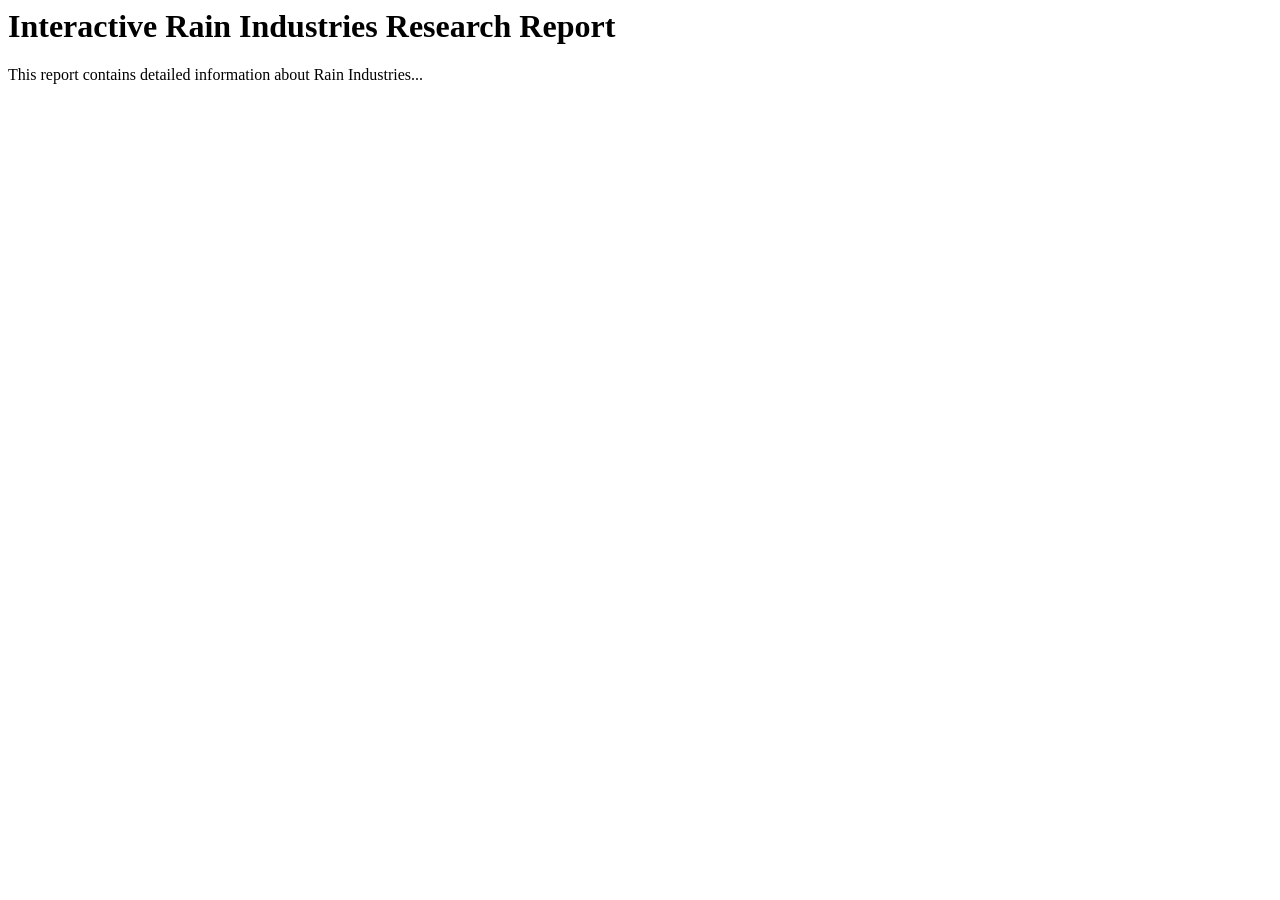
<file: rain_industries_report.html>
<html><head><title>Rain Industries Research Report</title></head><body><h1>Interactive Rain Industries Research Report</h1><p>This report contains detailed information about Rain Industries...</p></body></html>
</file>
